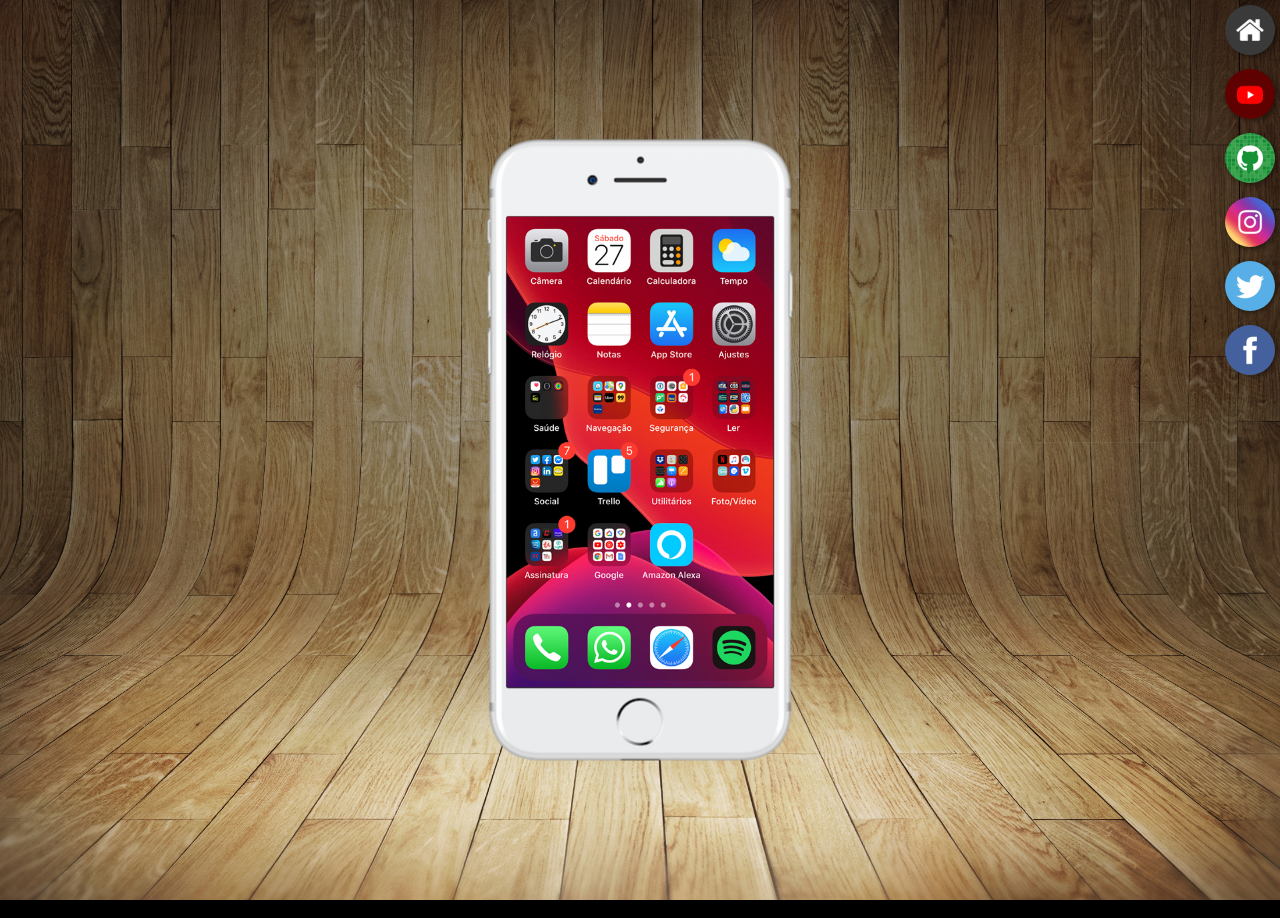
<file: index.html>
<!DOCTYPE html>
<html lang="pt-br">
<head>
    <meta charset="UTF-8">
    <meta name="viewport" content="width=device-width, initial-scale=1.0">
    <link rel="shortcut icon" href="imagens/favicon.ico" type="image/x-icon">
    <link rel="stylesheet" href="estilos/estilos.css">
    <title>Projeto Redes Sociais</title>
</head>
<body>
    <main>
        <section id="telefone">
            <iframe src="home.html" name="tela" id="tela" frameborder="0">Navegador Incompativel...</iframe>
        </section>
        <section id="redes">
            <a href="#" target="tela"><img src="imagens/logo-home.jpg" alt=""></a>
            <br>
            <a href="youtube.html" target="tela"><img src="imagens/logo-youtube.jpg" alt=""></a>
            <br>
            <a href="githu.html" target="tela"><img src="imagens/logo-github.jpg" alt=""></a>
            <br>
            <a href="instagram.html" target="tela"><img src="imagens/logo-instagram.jpg" alt=""></a>
            <br>
            <a href="Twitter.html" target="tela"><img src="imagens/logo-twitter.jpg" alt=""></a>
            <br>
            <a href="Facebook.html" target="tela"><img src="imagens/logo-facebook.jpg" alt=""></a>
            <br>
        </section>
    </main>
    <br>
</body>
</html>
</file>
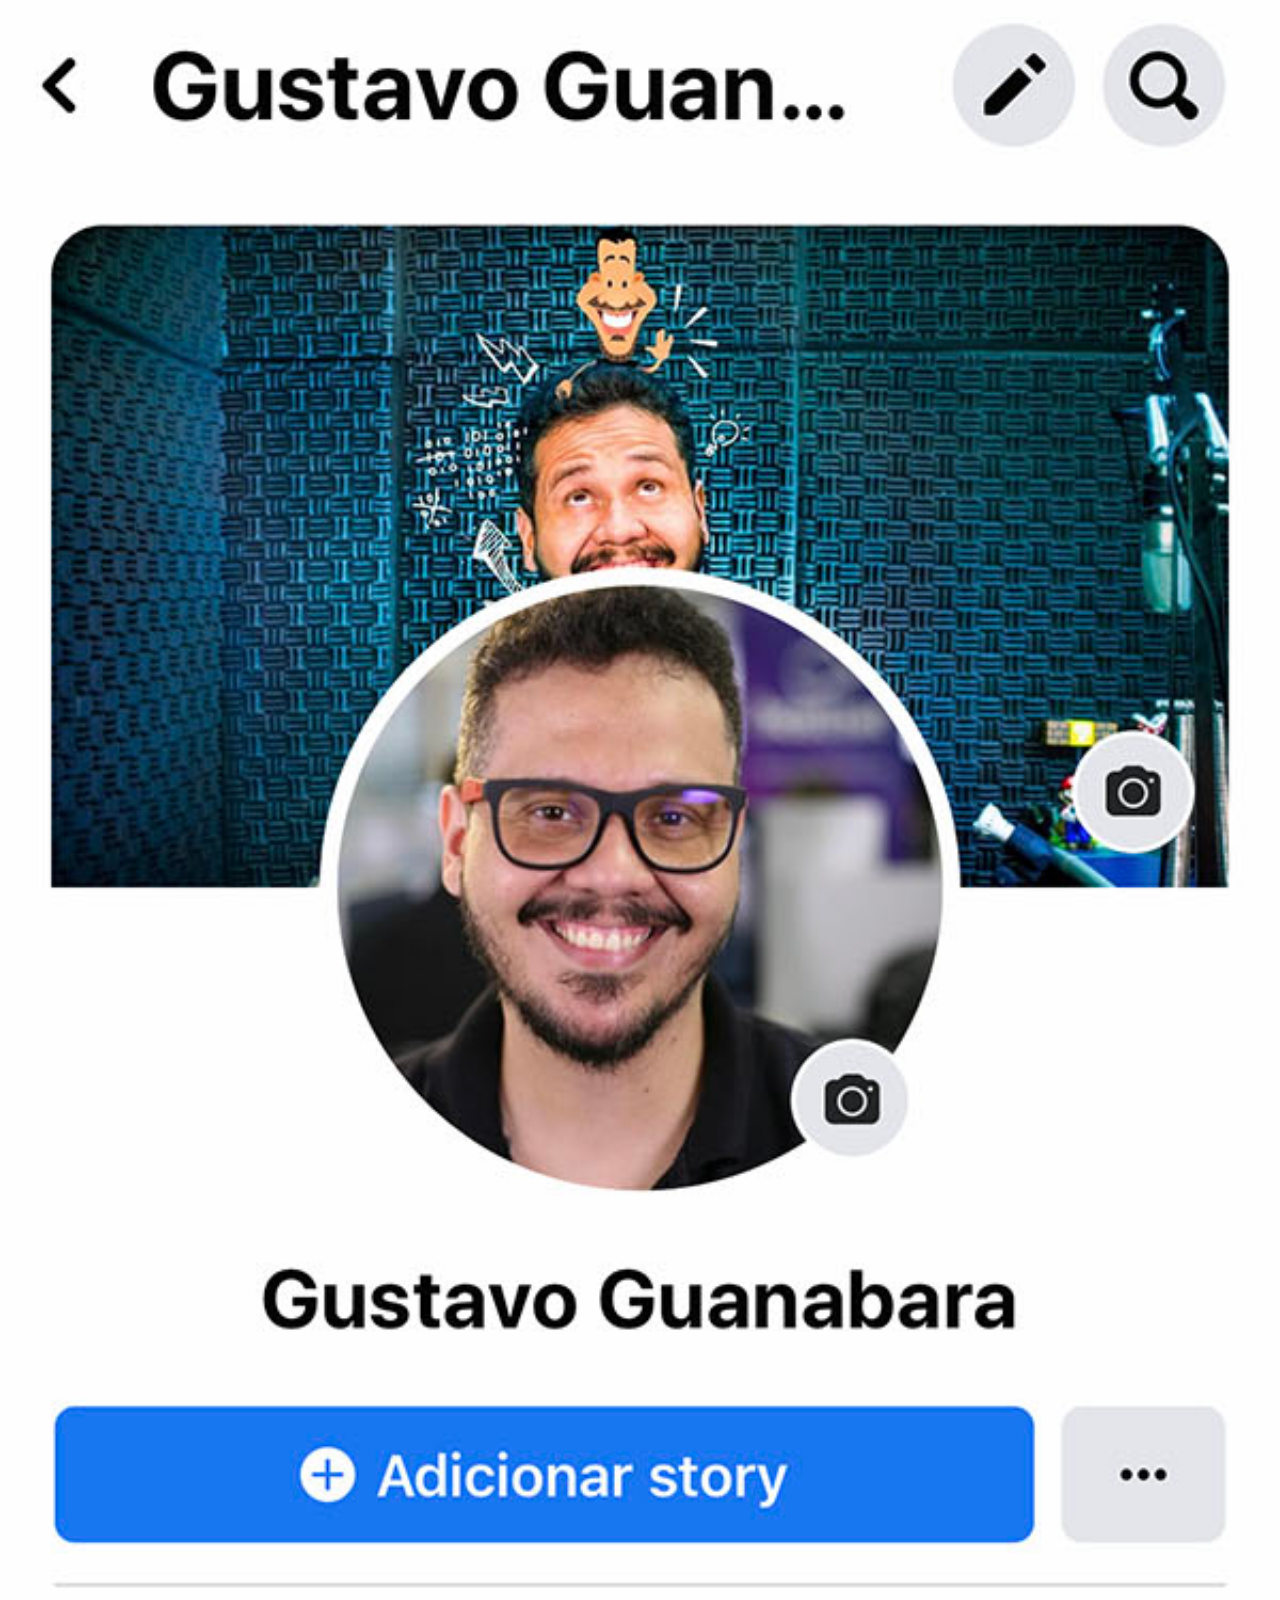
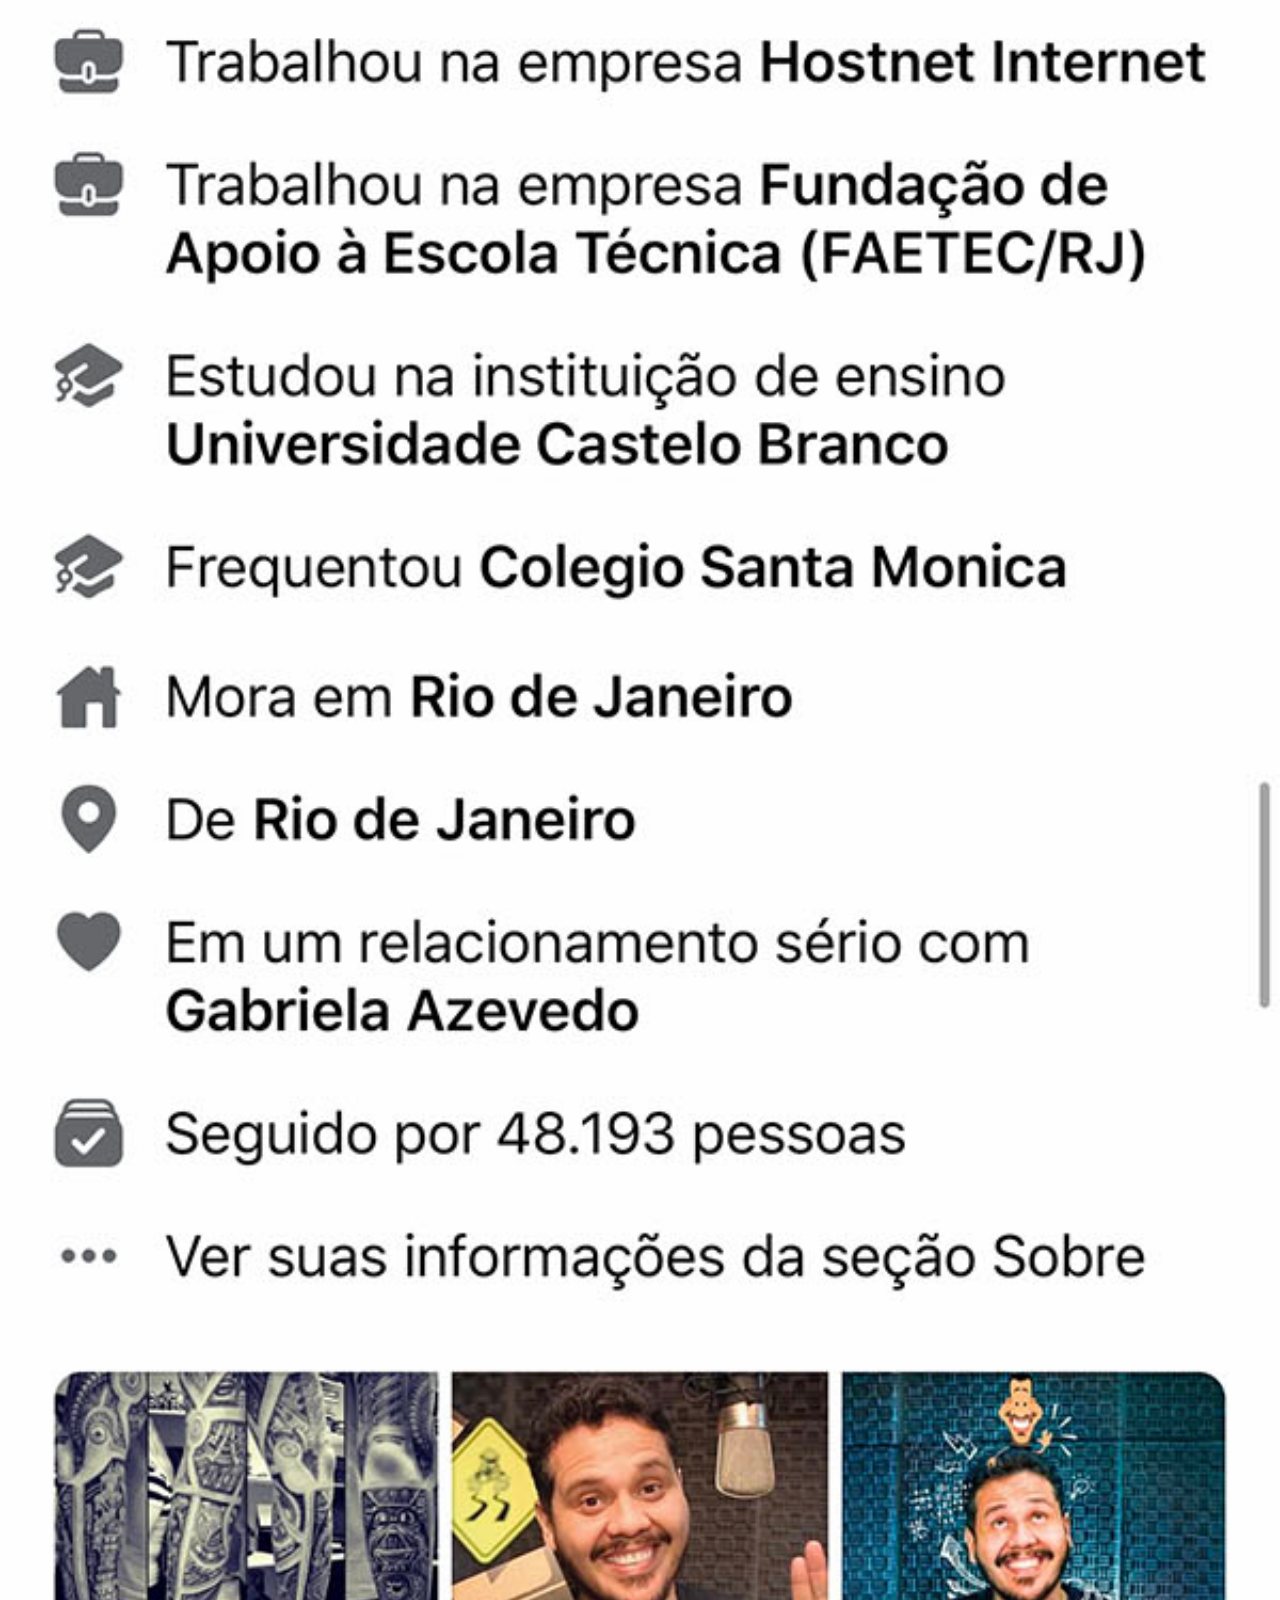
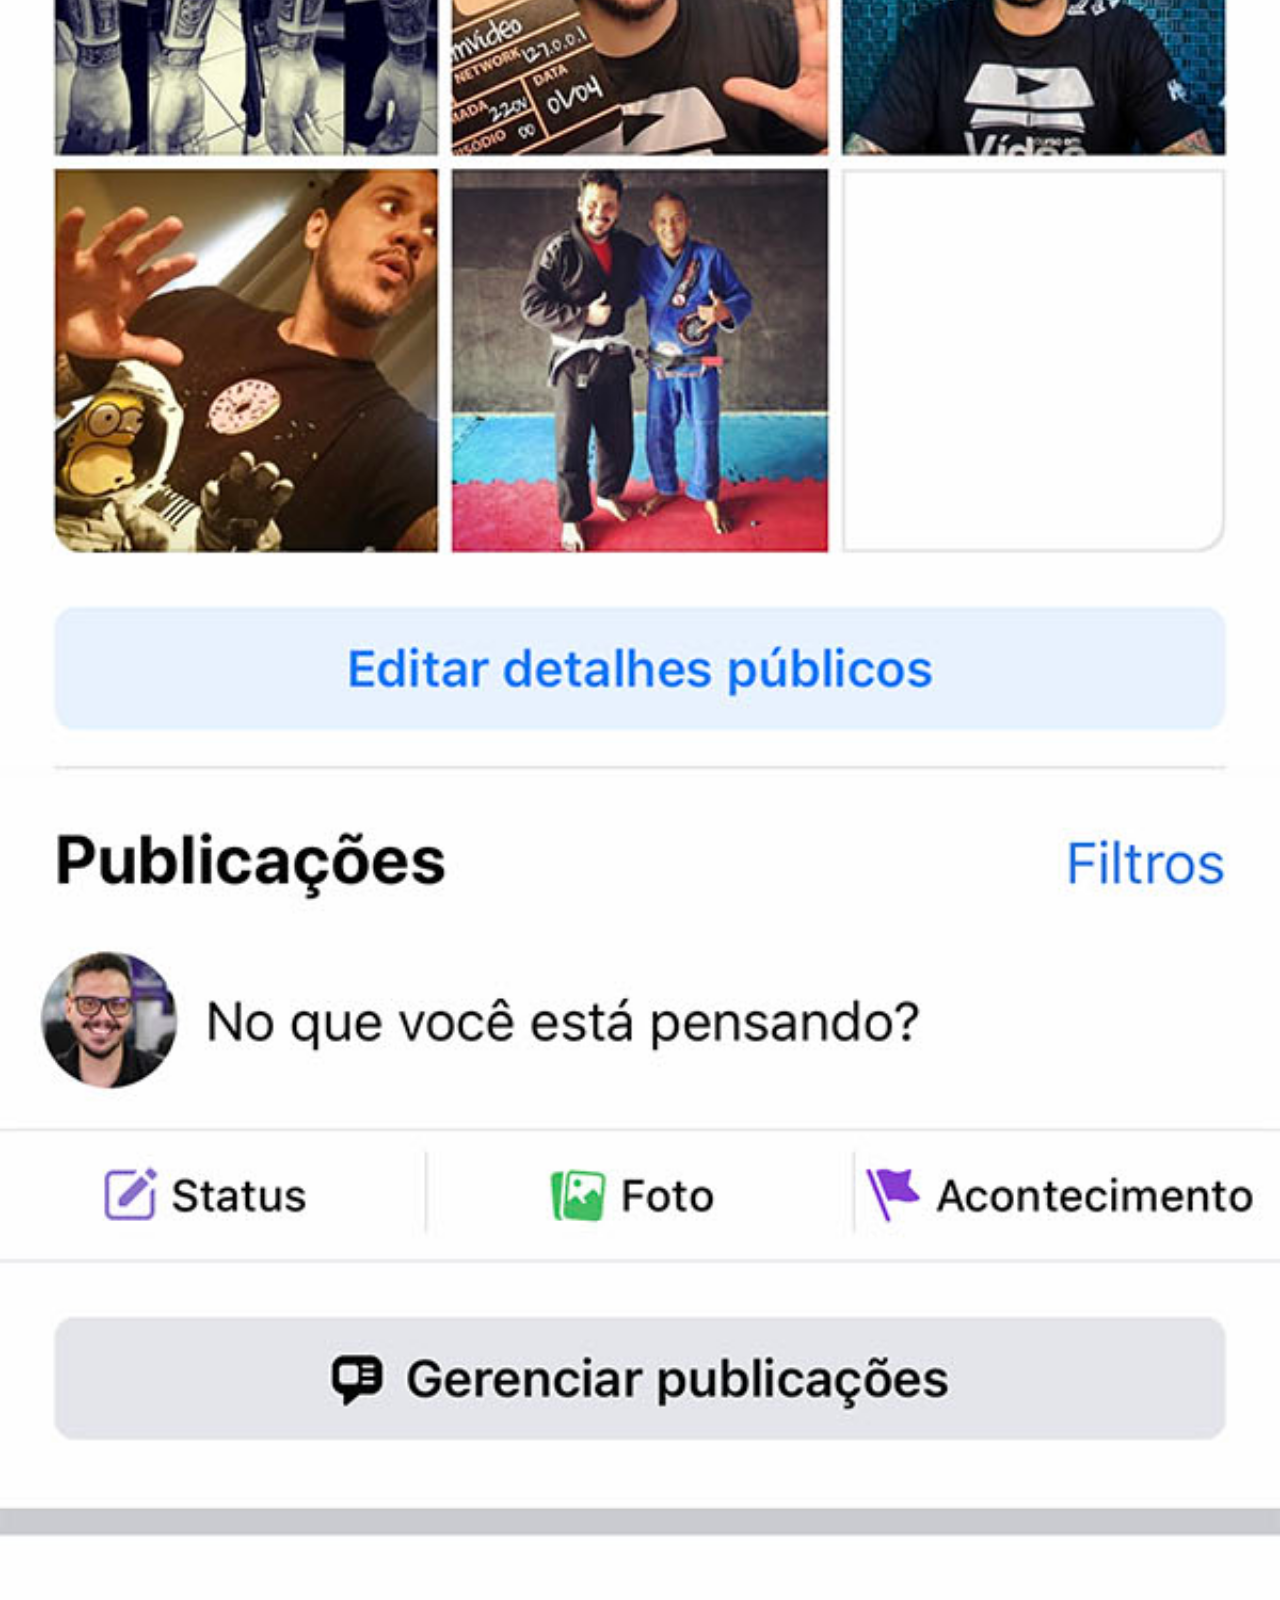
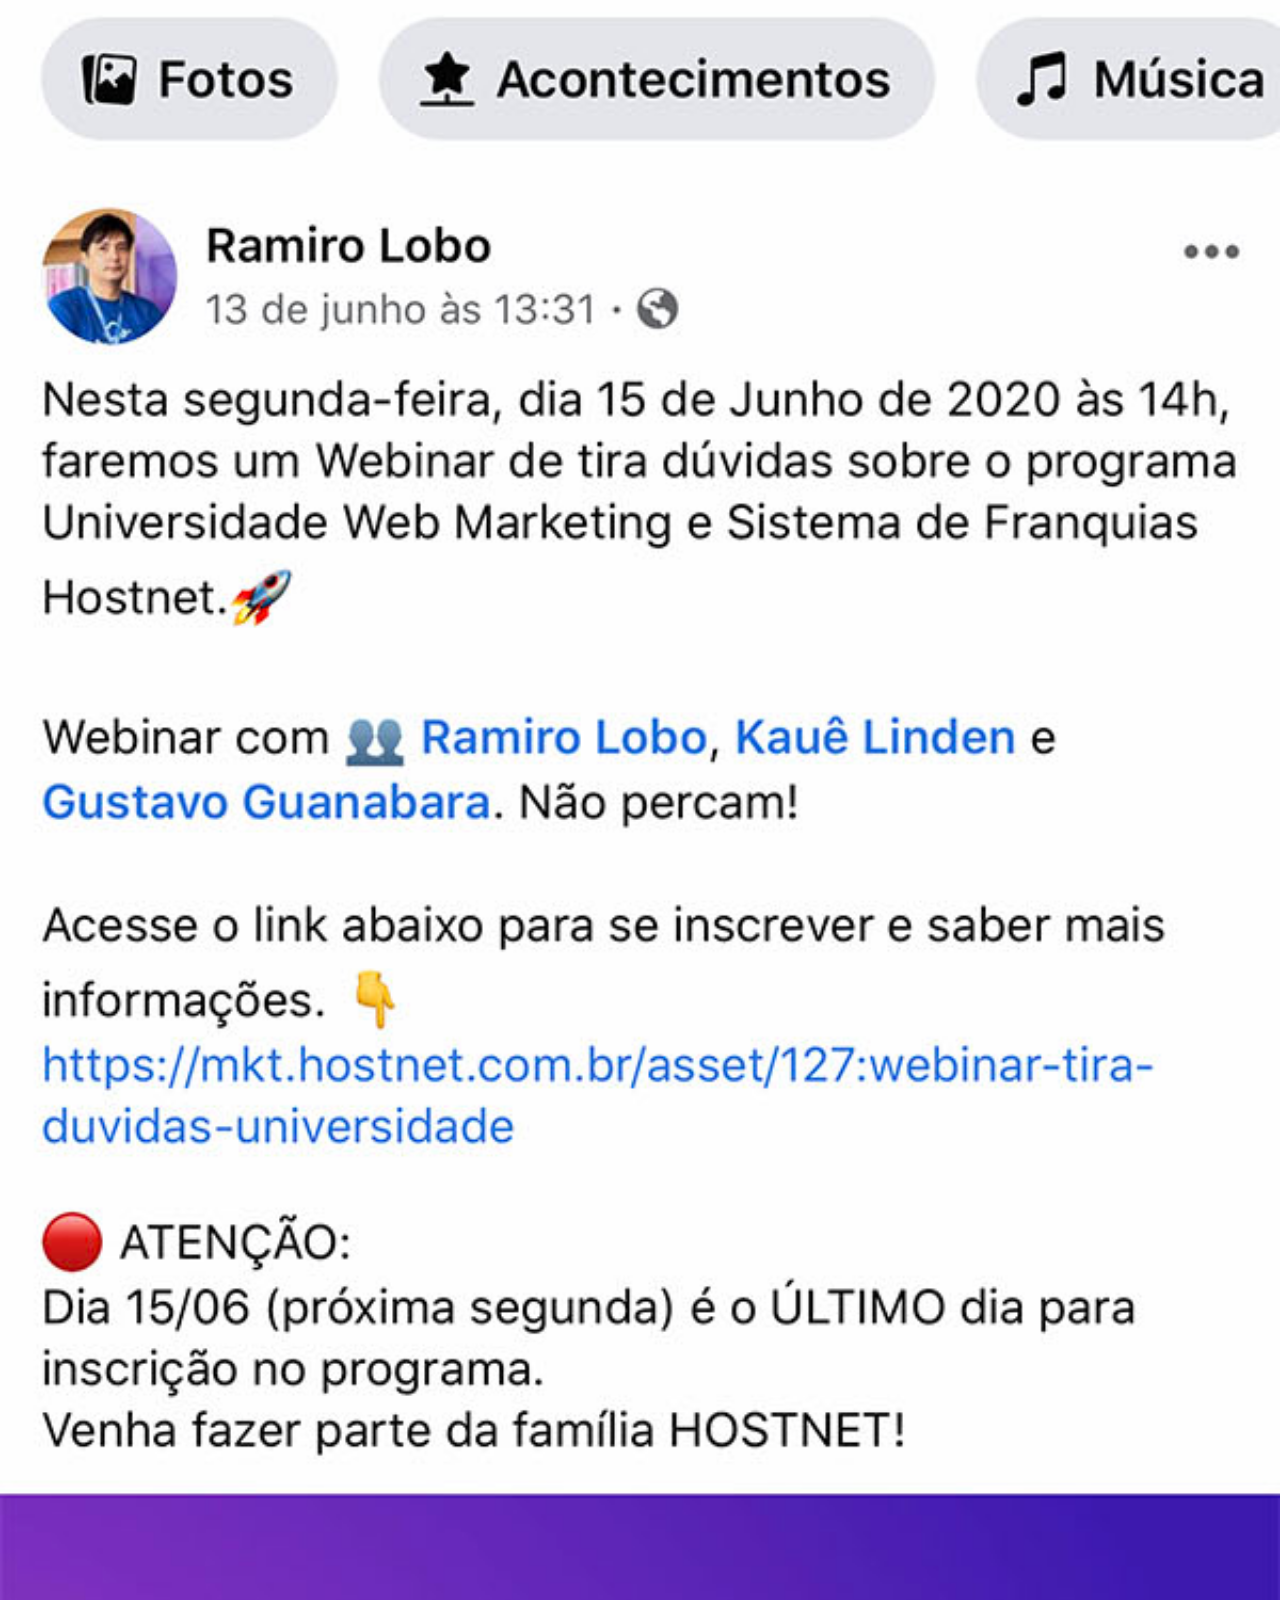
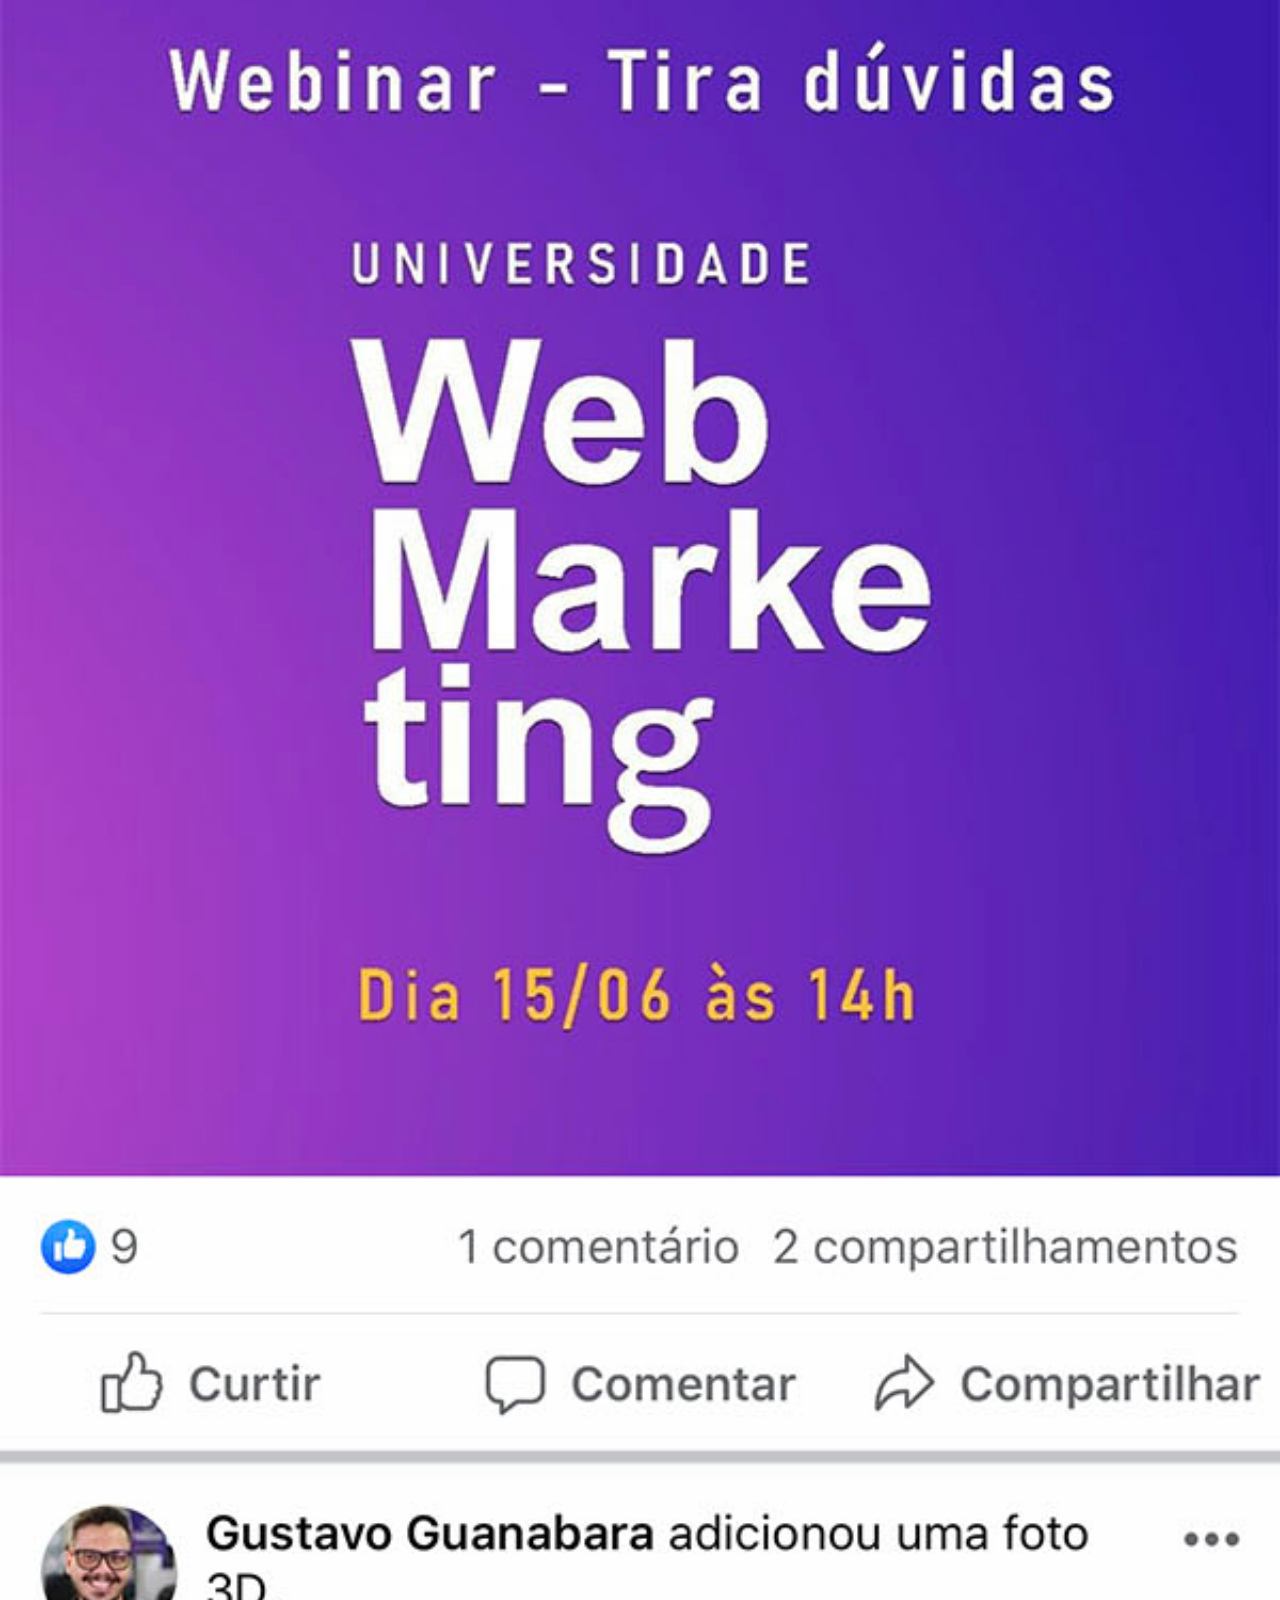
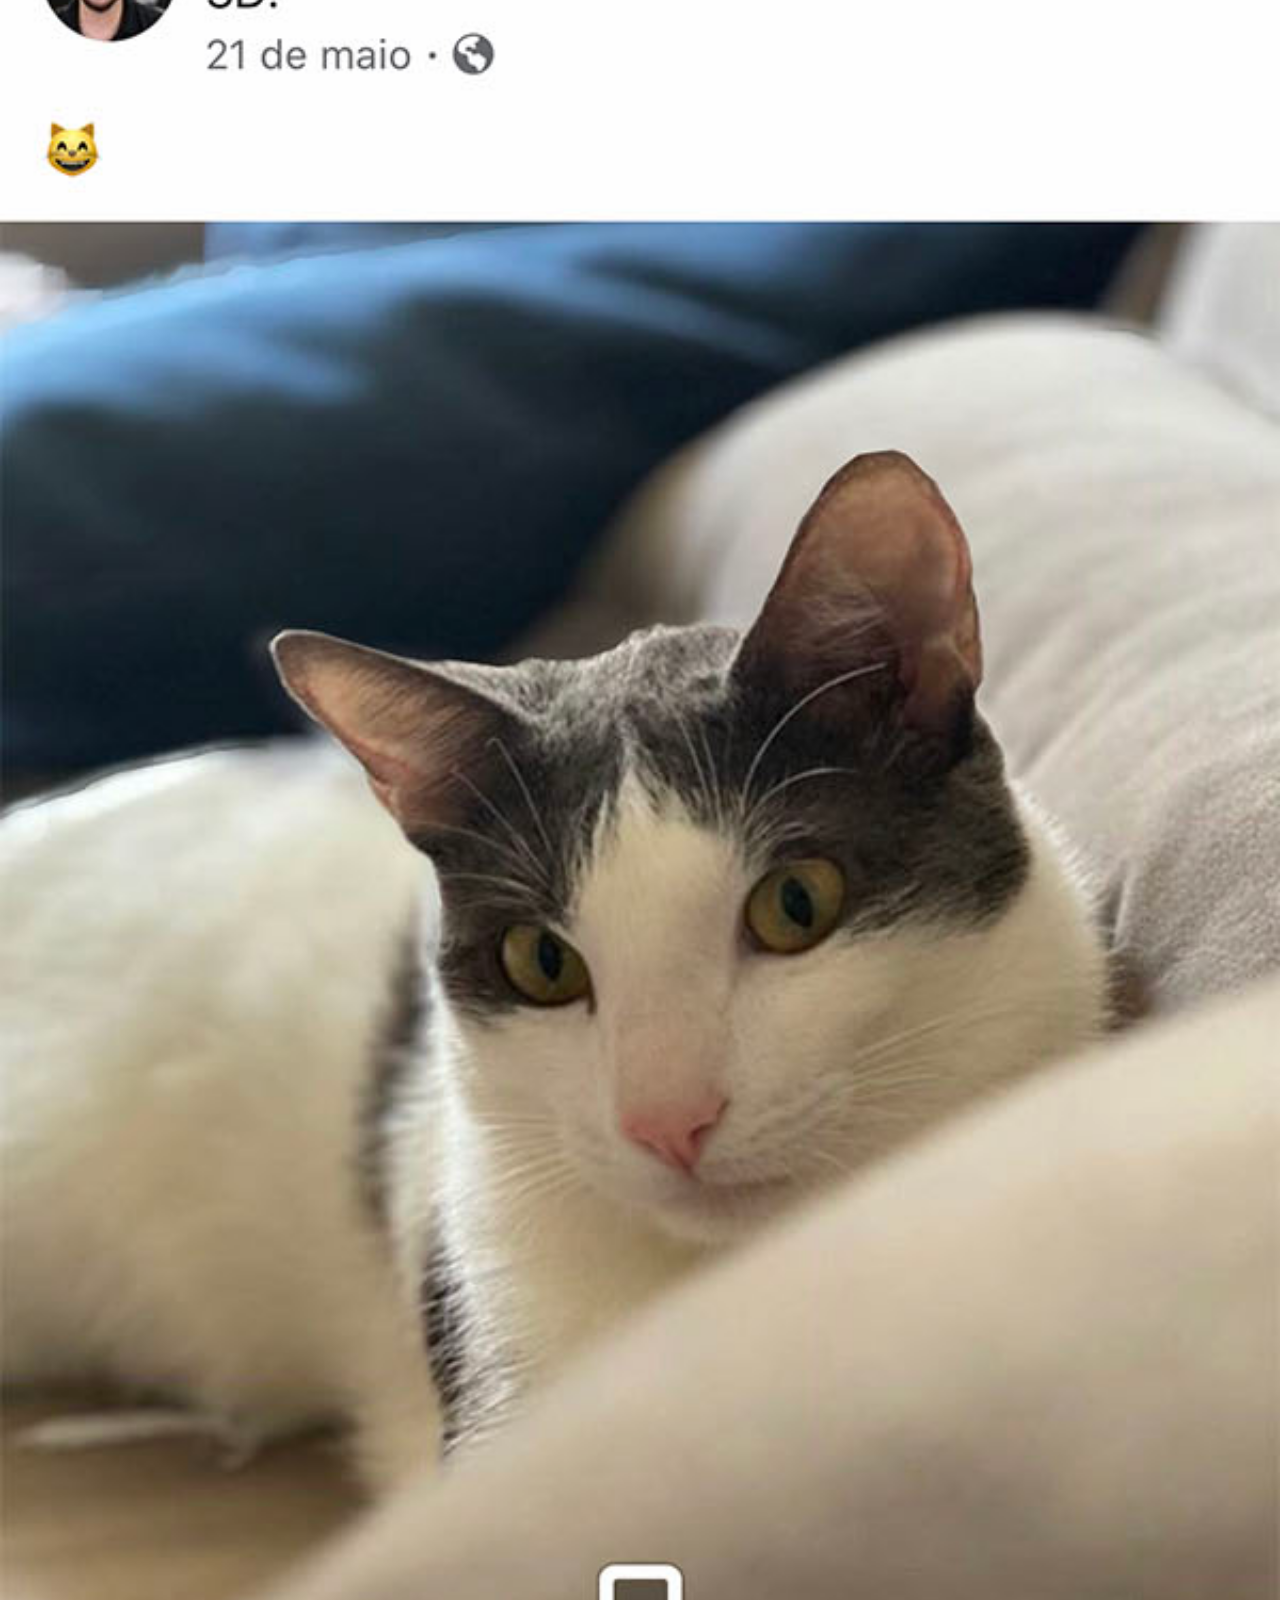
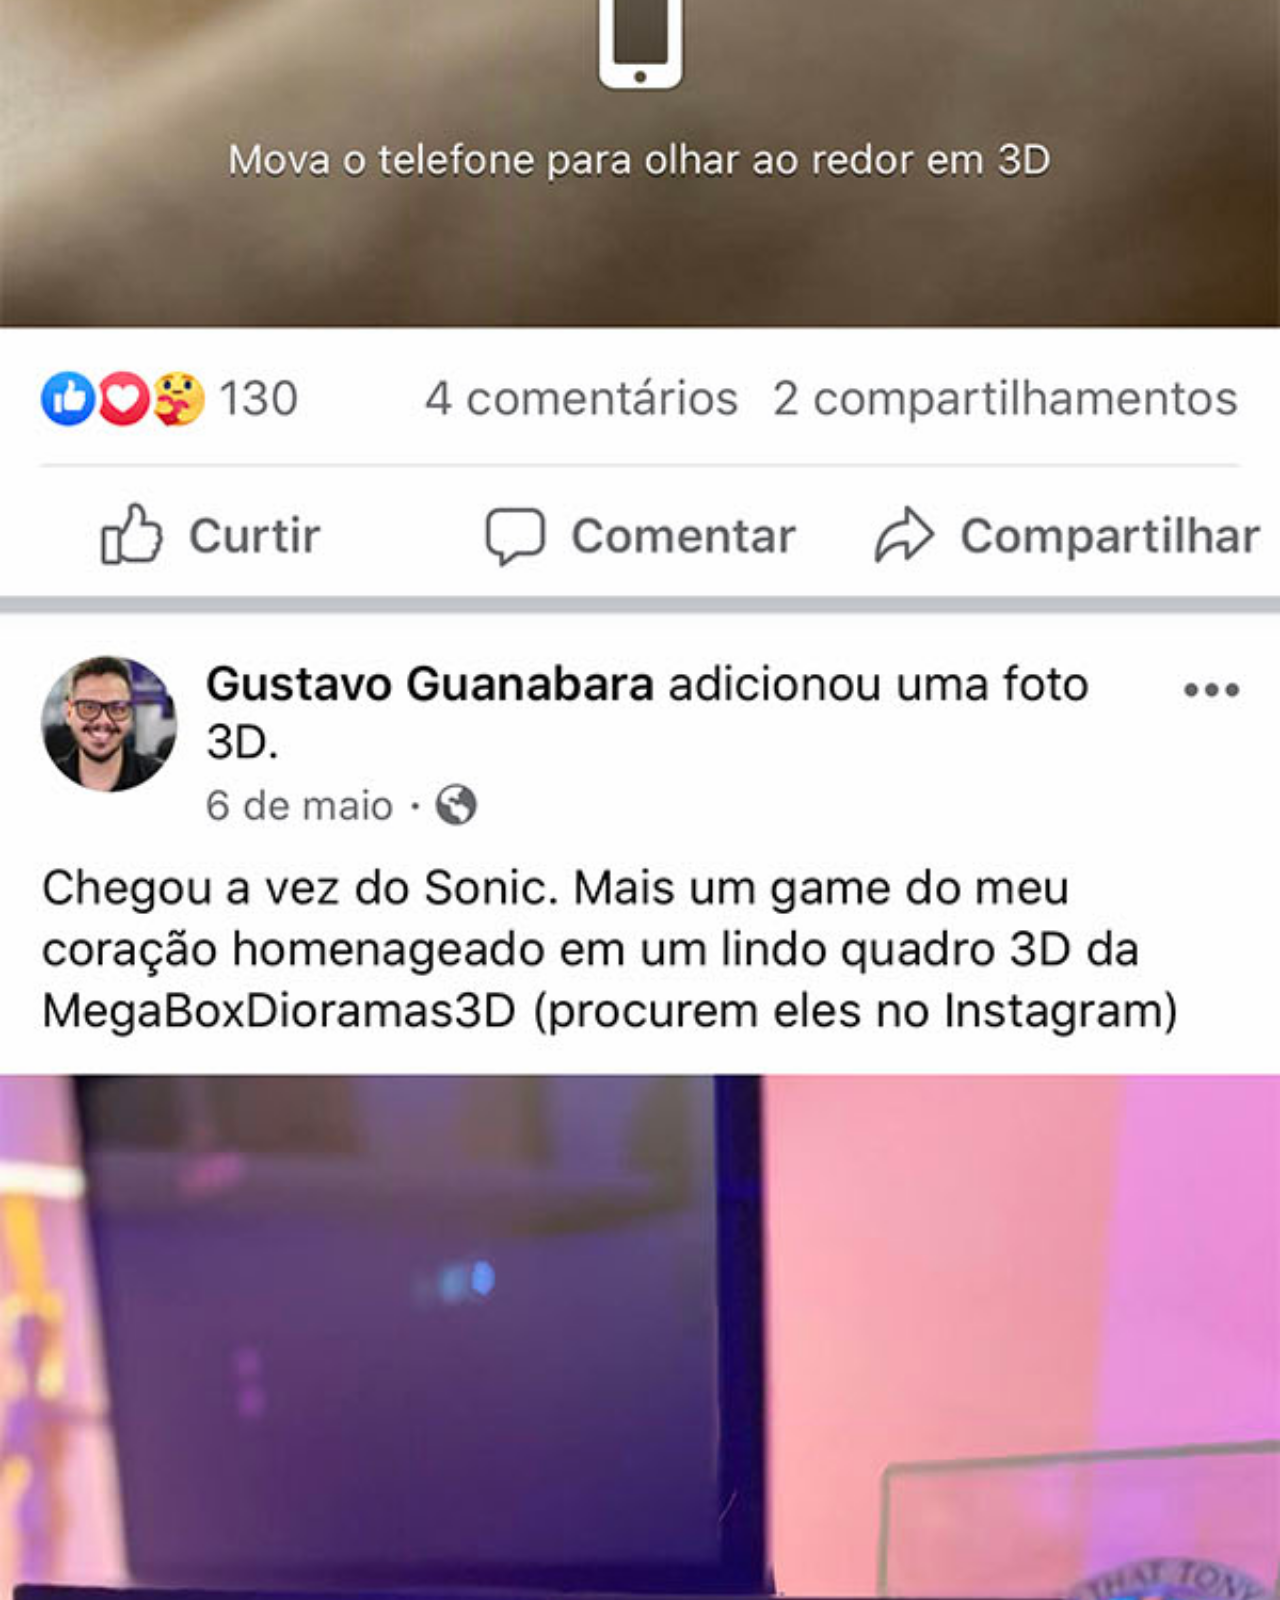
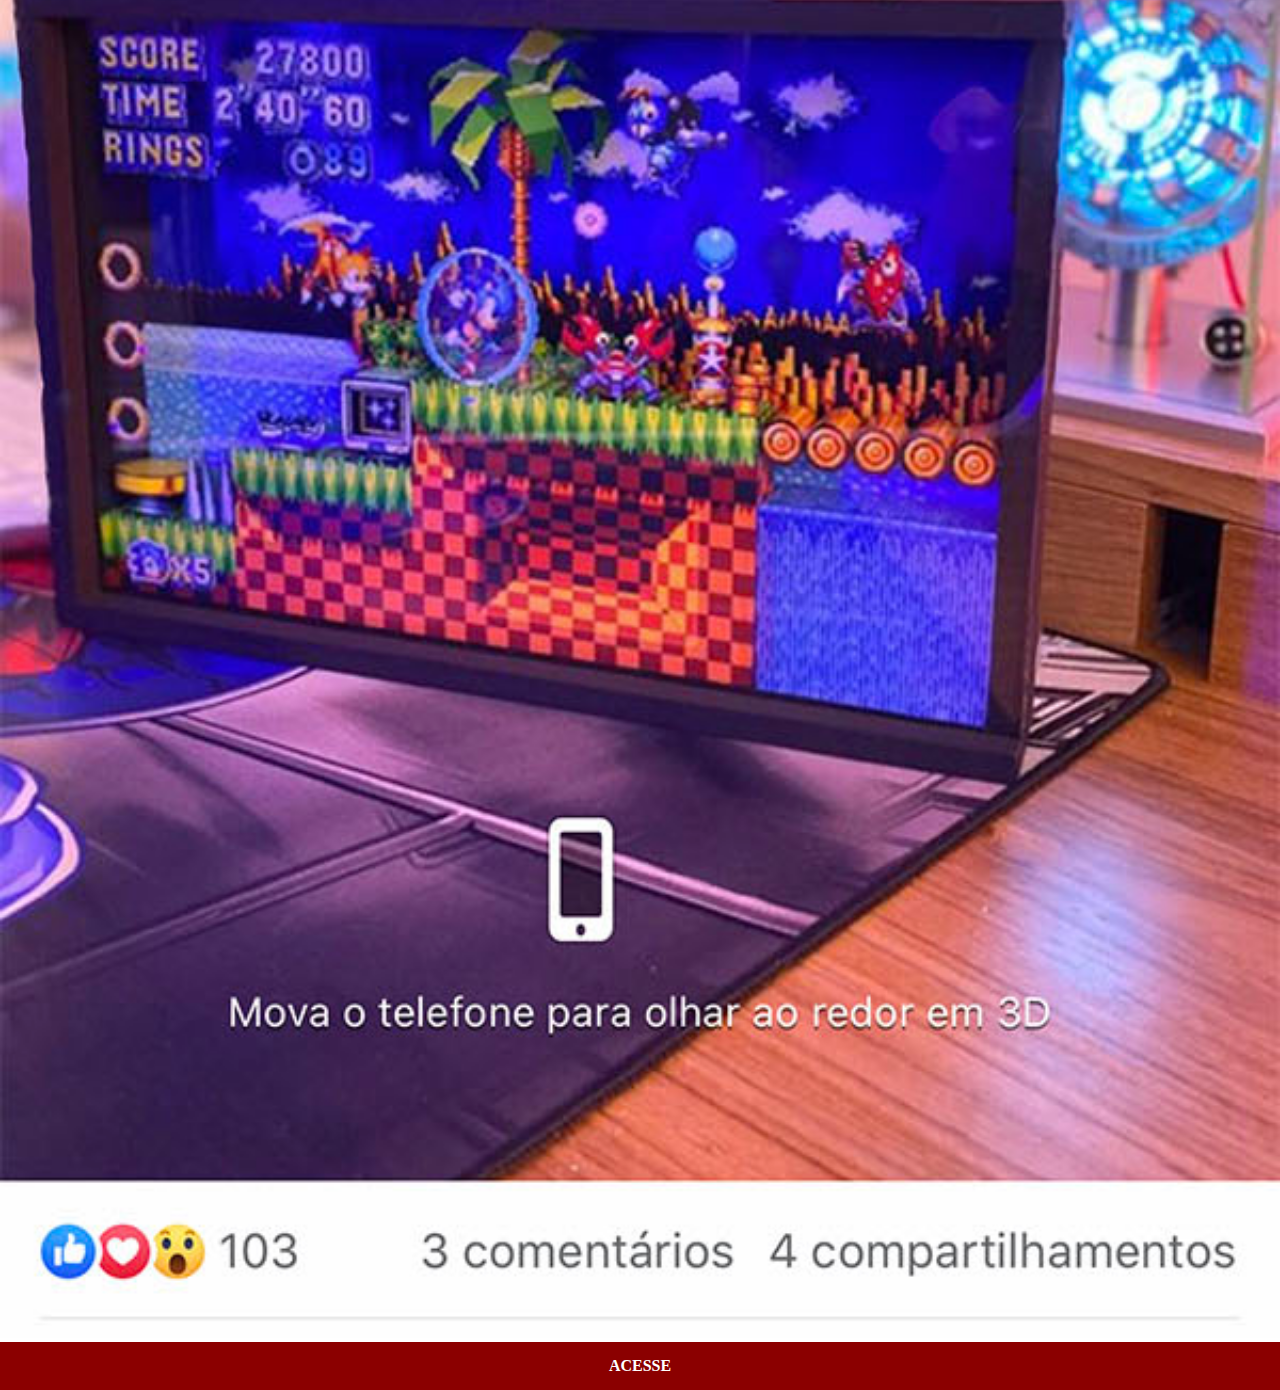
<file: Facebook.html>
<!DOCTYPE html>
<html lang="pt-br">
<head>
    <meta charset="UTF-8">
    <meta name="viewport" content="width=device-width, initial-scale=1.0">
    <title>Facebook</title>
    <link rel="stylesheet" href="estilos/social.css">
</head>
<body>
    <img src="imagens/tela-facebook.jpg" alt="Facebook">
    <a href="https://www.facebook.com/" target="_blank">ACESSE</a>
</body>
</html>
</file>
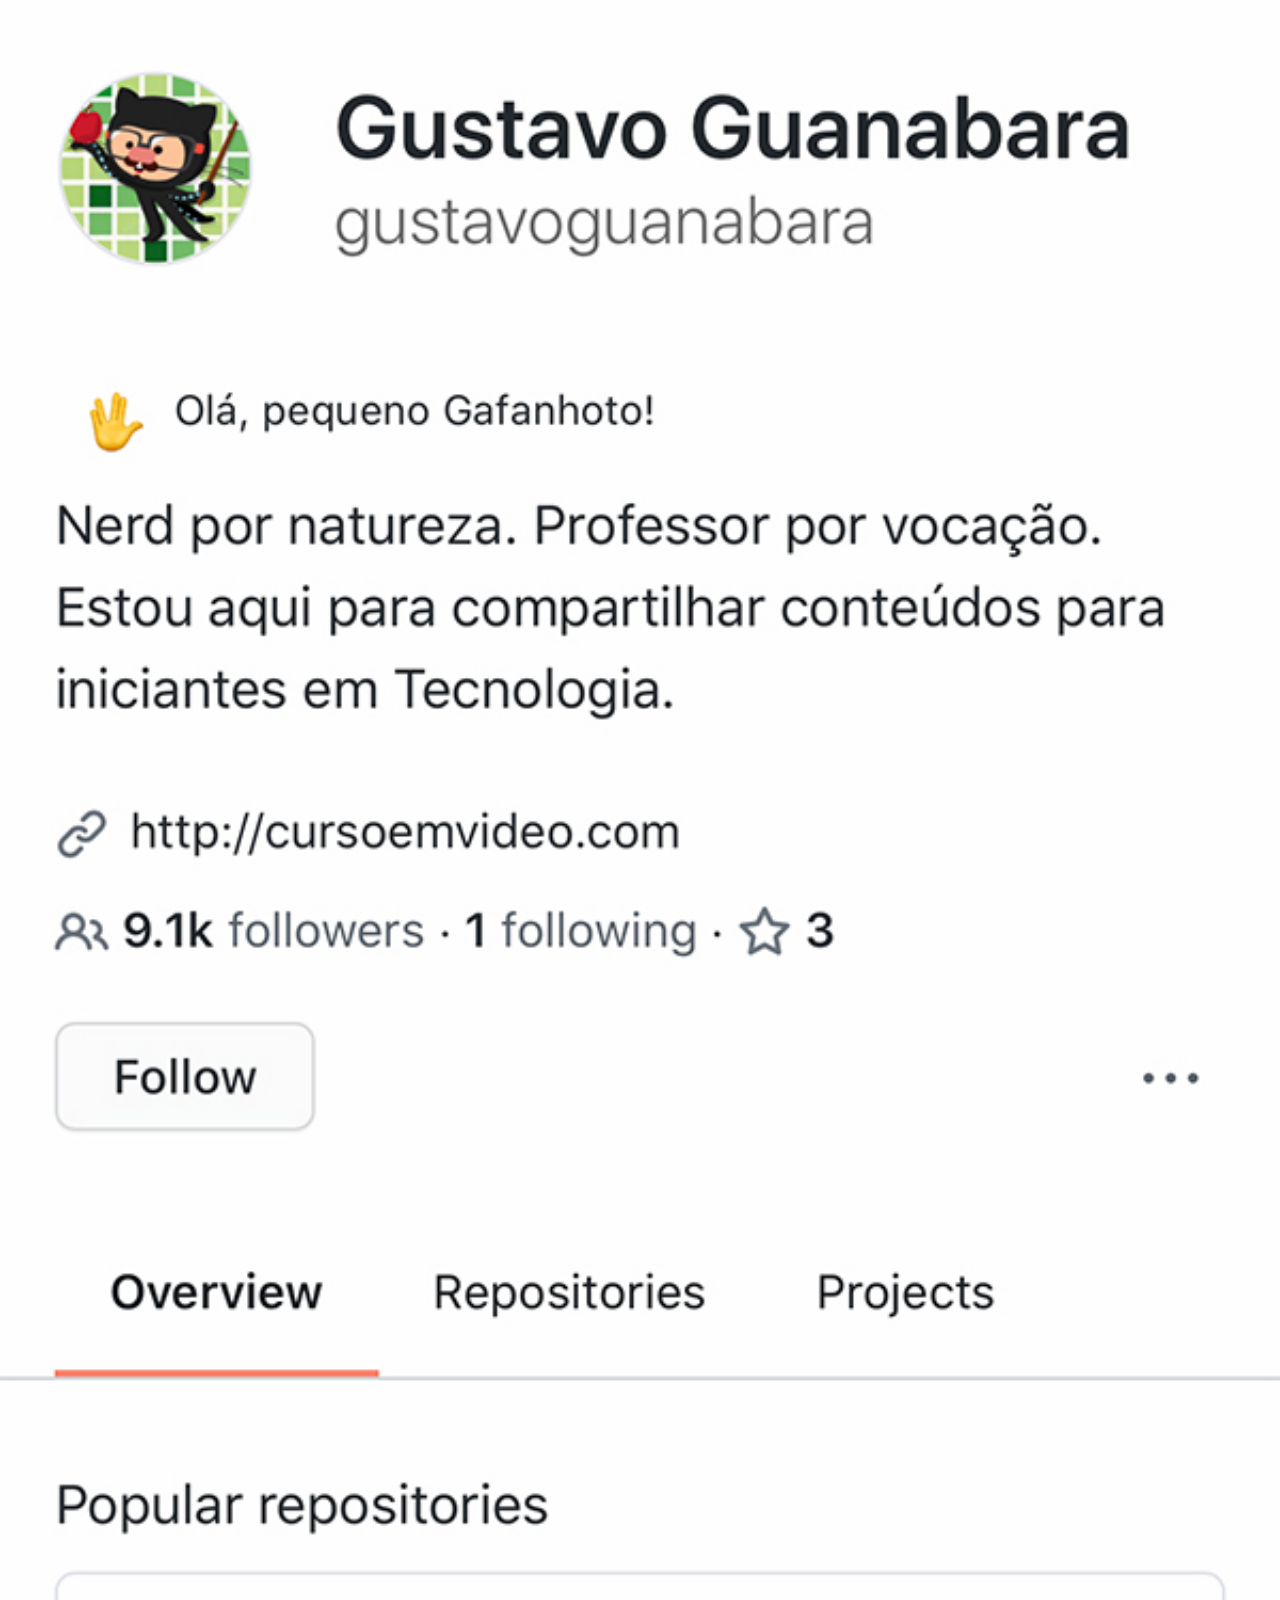
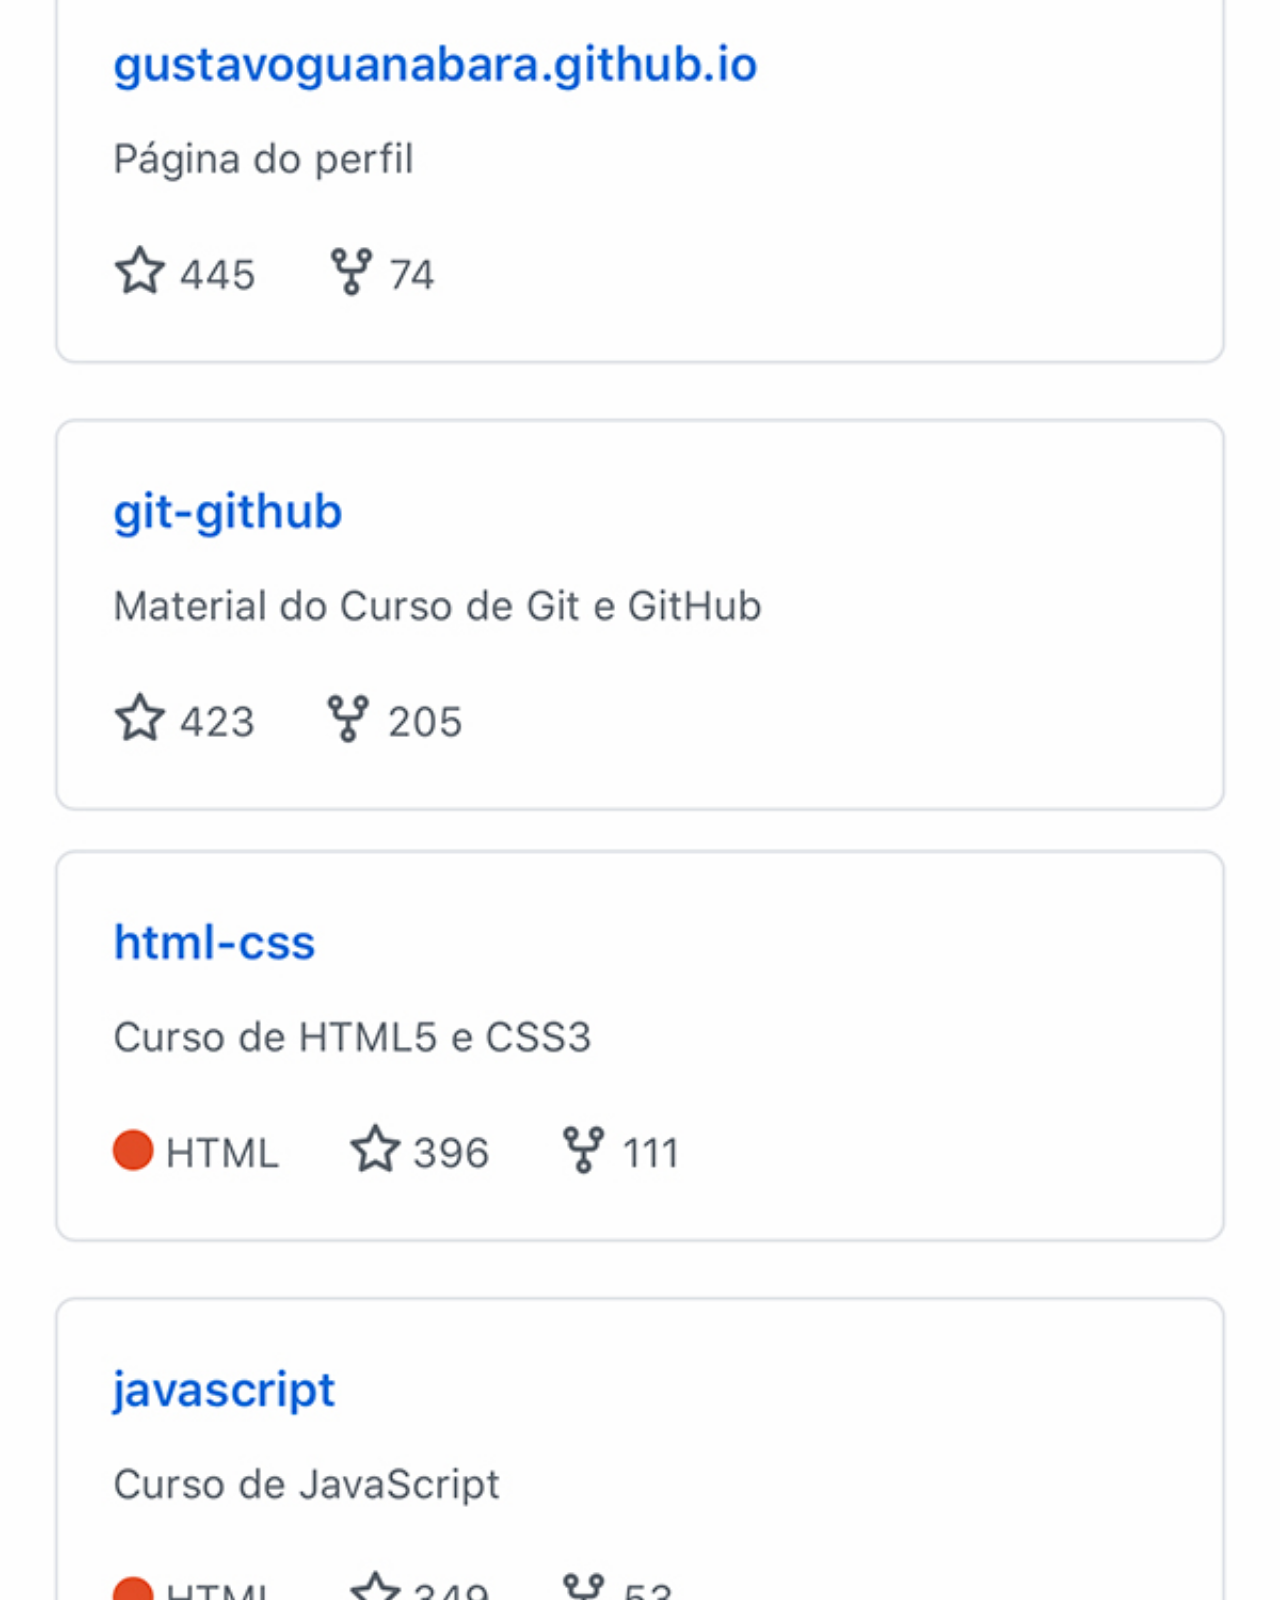
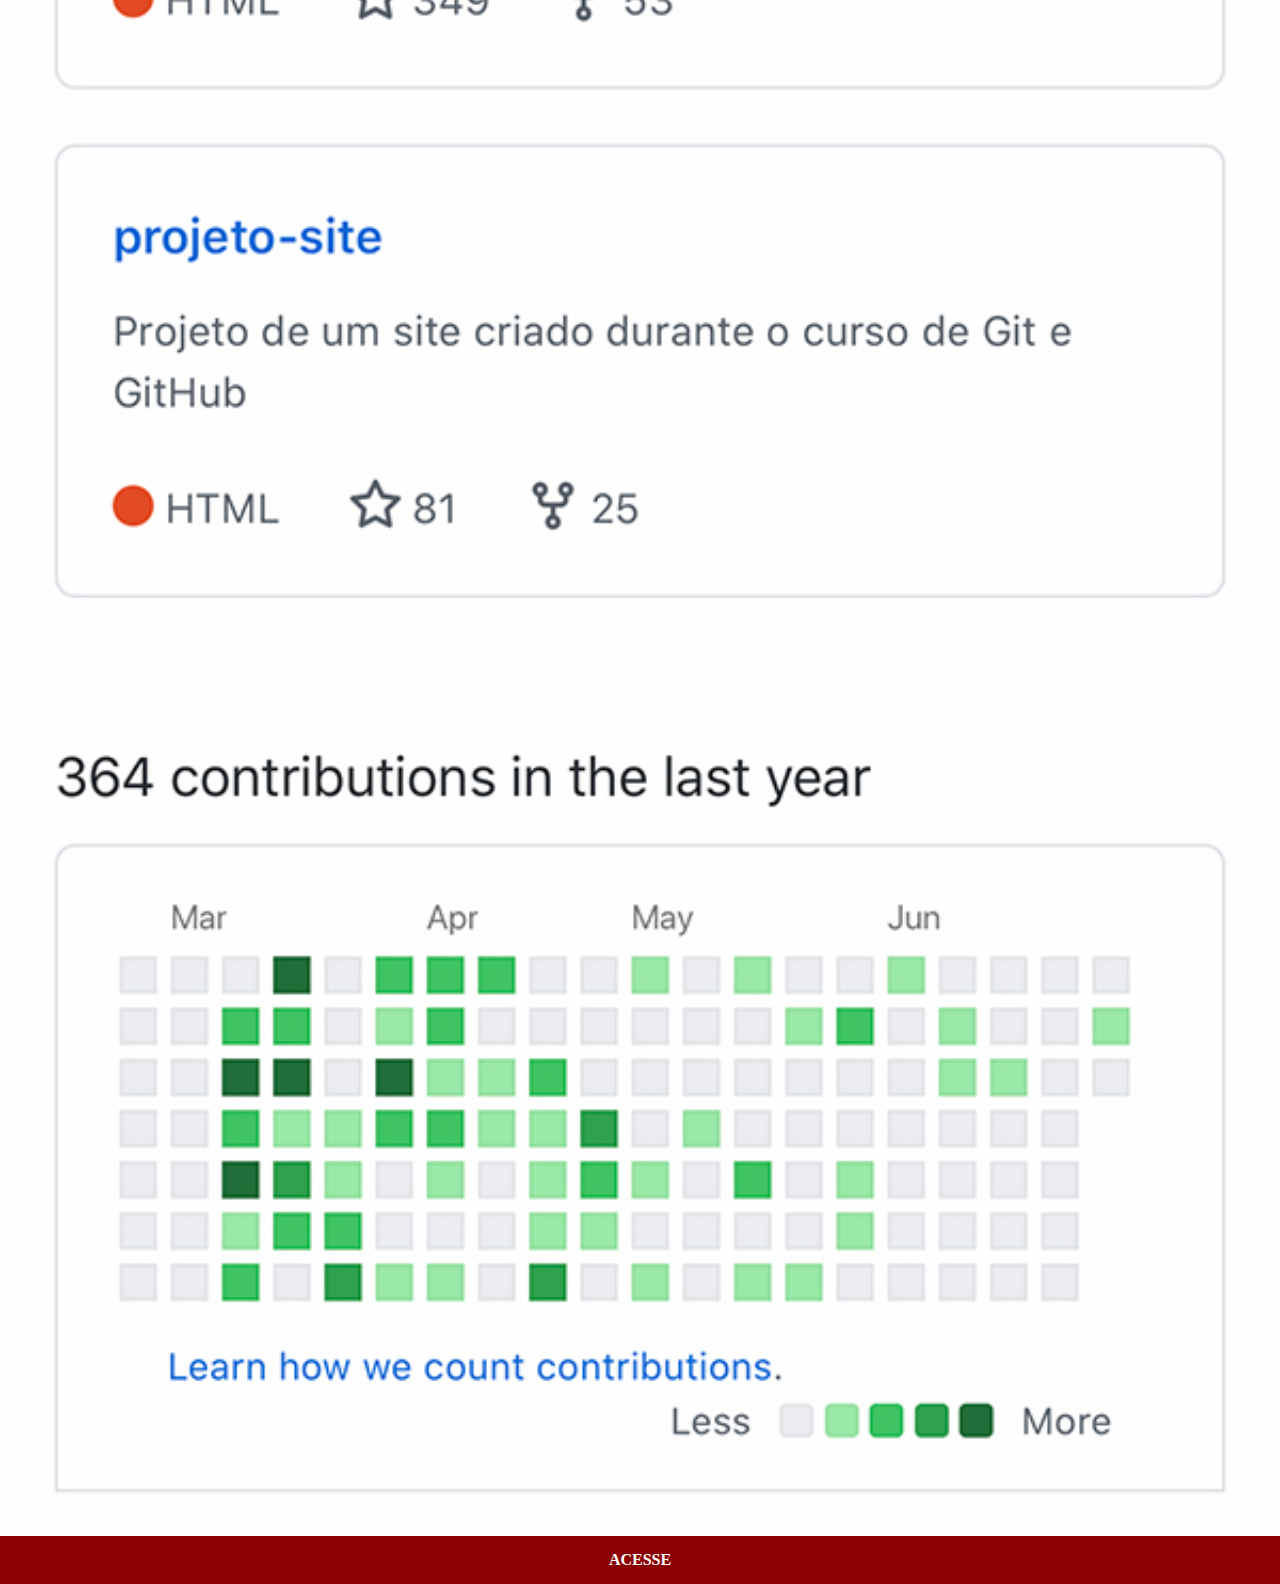
<file: githu.html>
<!DOCTYPE html>
<html lang="pt-br">
<head>
    <meta charset="UTF-8">
    <meta name="viewport" content="width=device-width, initial-scale=1.0">
    <title>GitHub</title>
    <link rel="stylesheet" href="estilos/social.css">
</head>
<body>
    <img src="imagens/tela-github.jpg" alt="GitHub">
    <a href="https://github.com/gustavoguanabara" target="_blank">ACESSE</a>
</body>
</html>
</file>
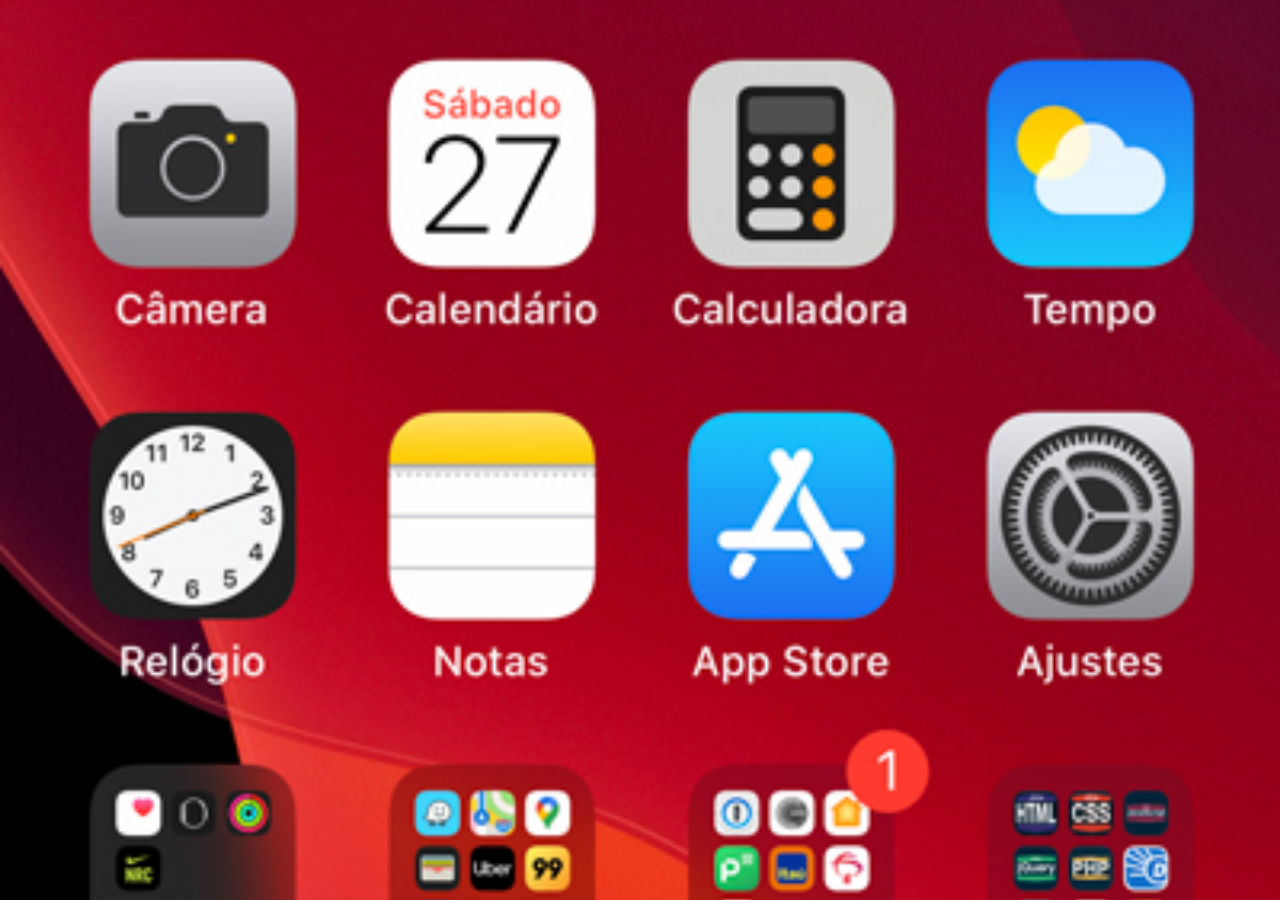
<file: home.html>
<!DOCTYPE html>
<html lang="pt-br">
<head>
    <meta charset="UTF-8">
    <meta name="viewport" content="width=device-width, initial-scale=1.0">
    <title>Home</title>
    <style>
        * {
            margin: 0px;
            padding: 0px;
        }

        body {
            width: 100vw;
            height: 100vh;
            background: black url("imagens/tela-home.jpg") no-repeat top center;
            background-size: cover;
        }
    </style>
</head>
<body>
    
</body>
</html>
</file>
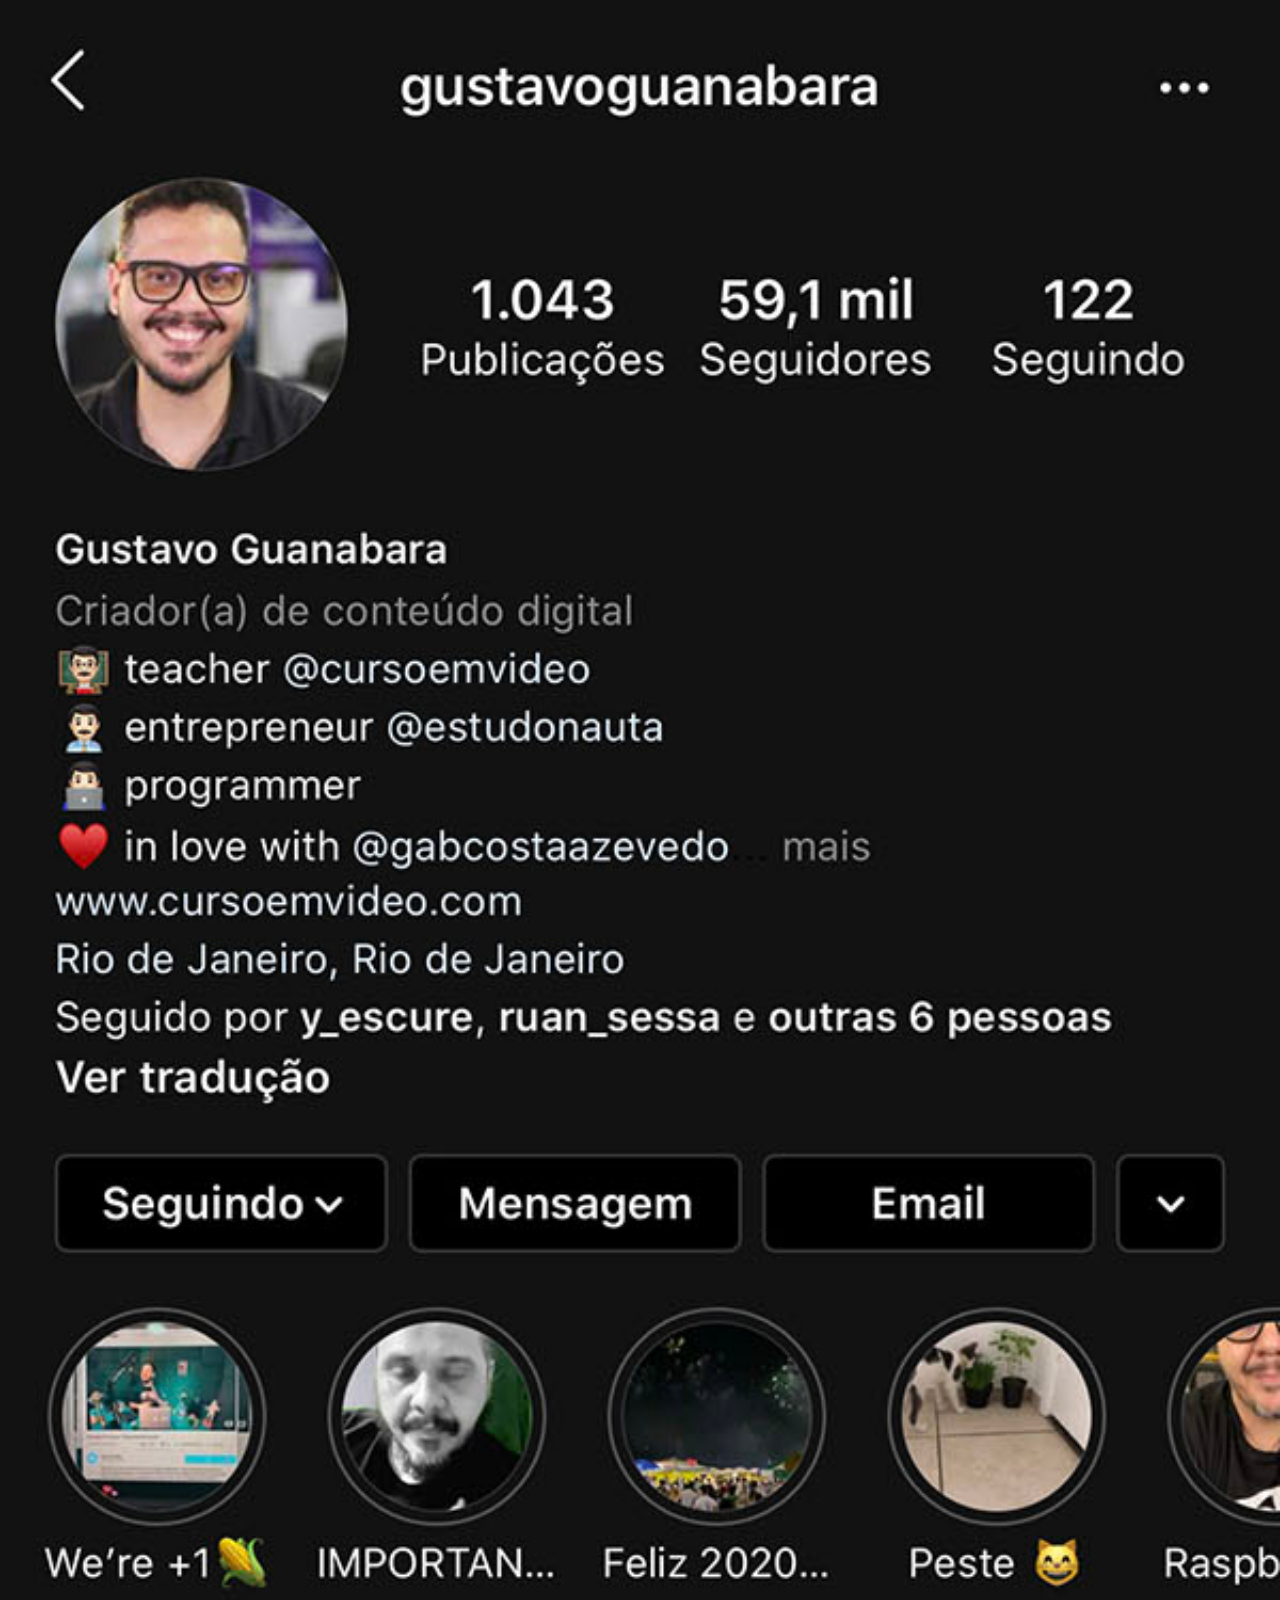
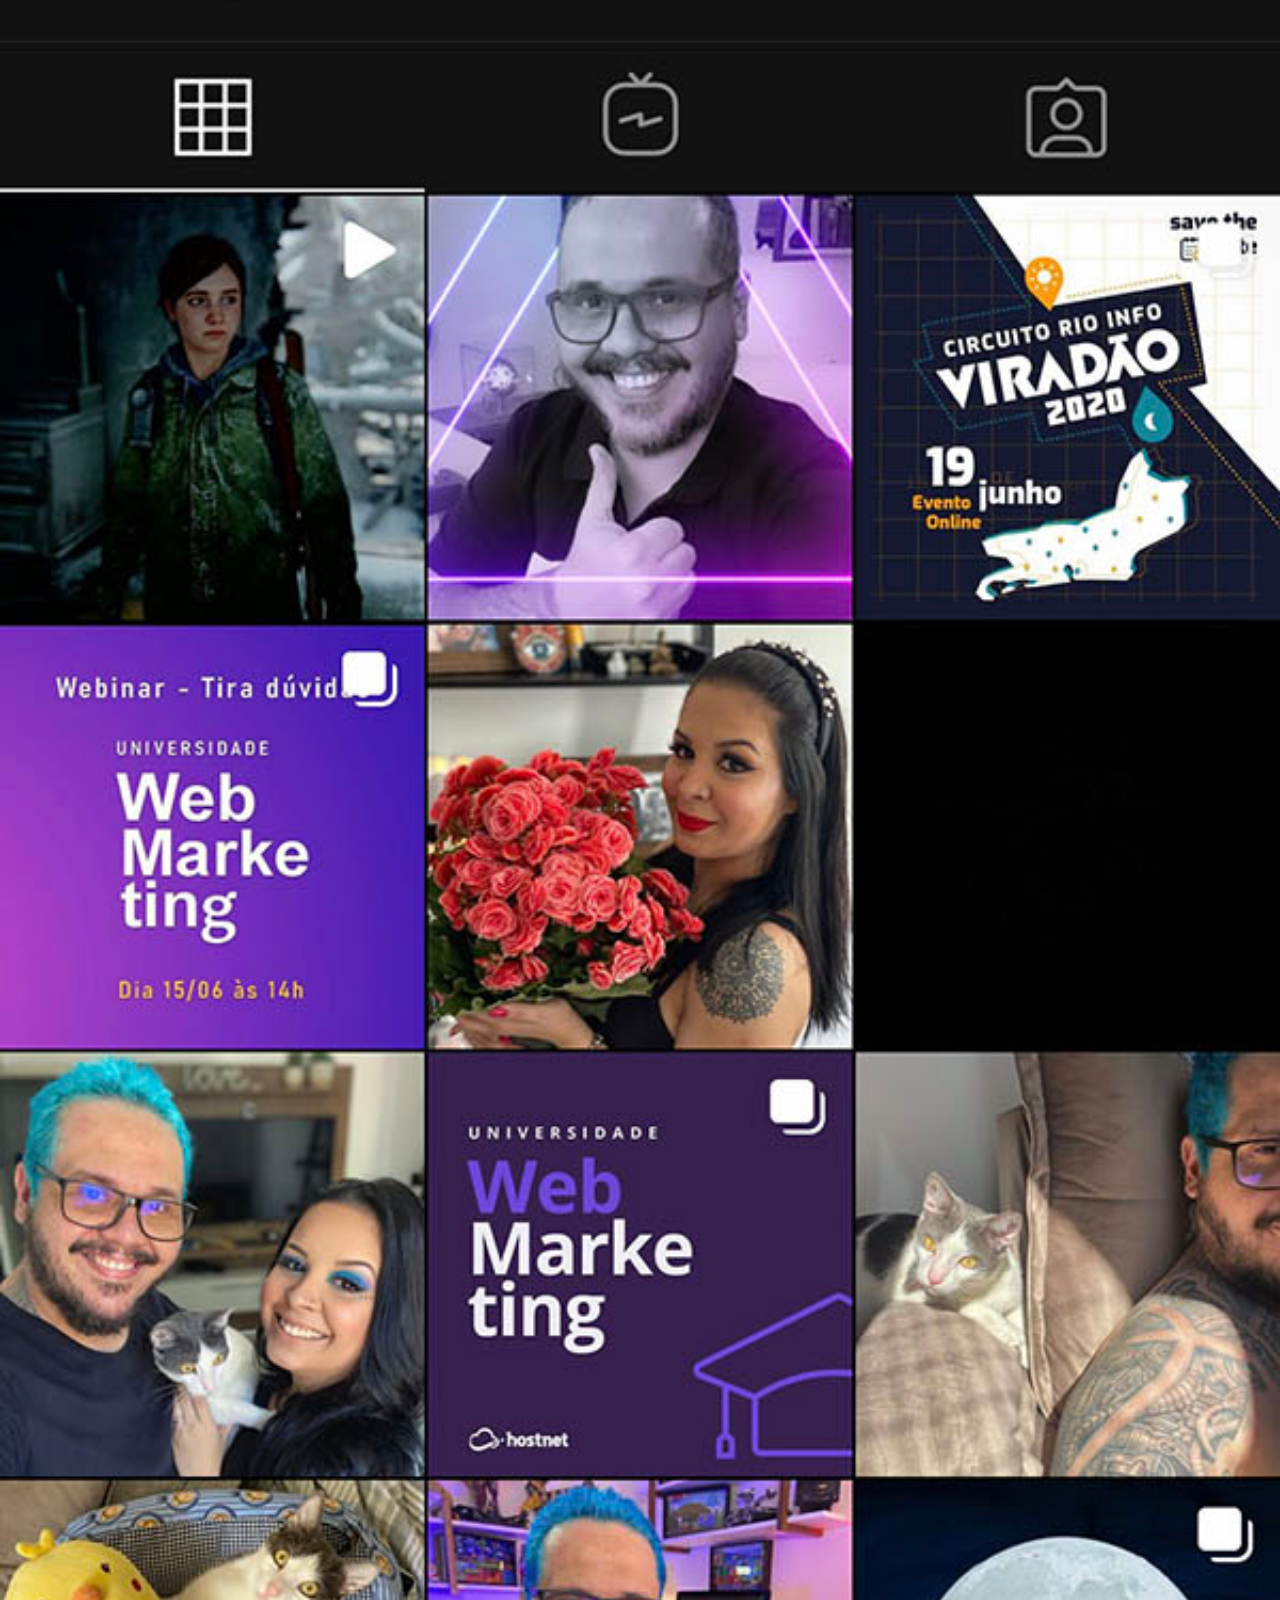
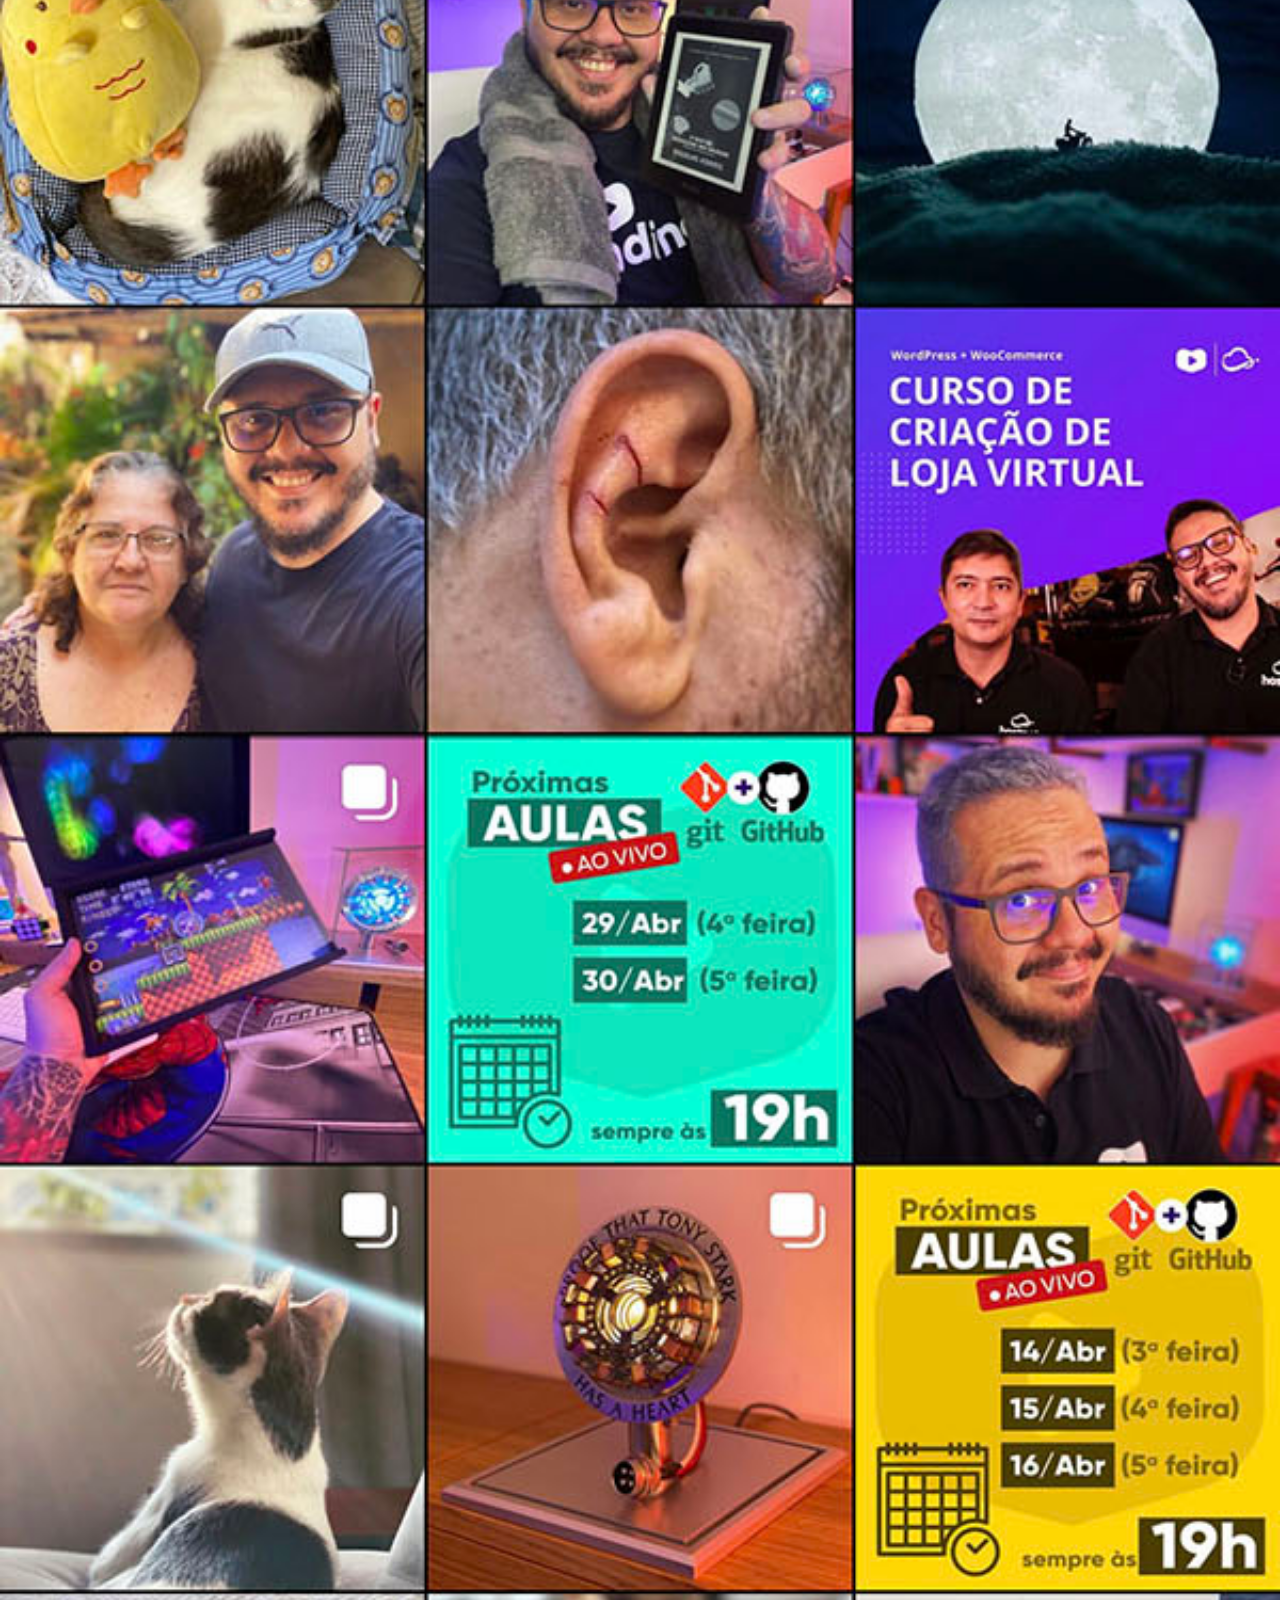
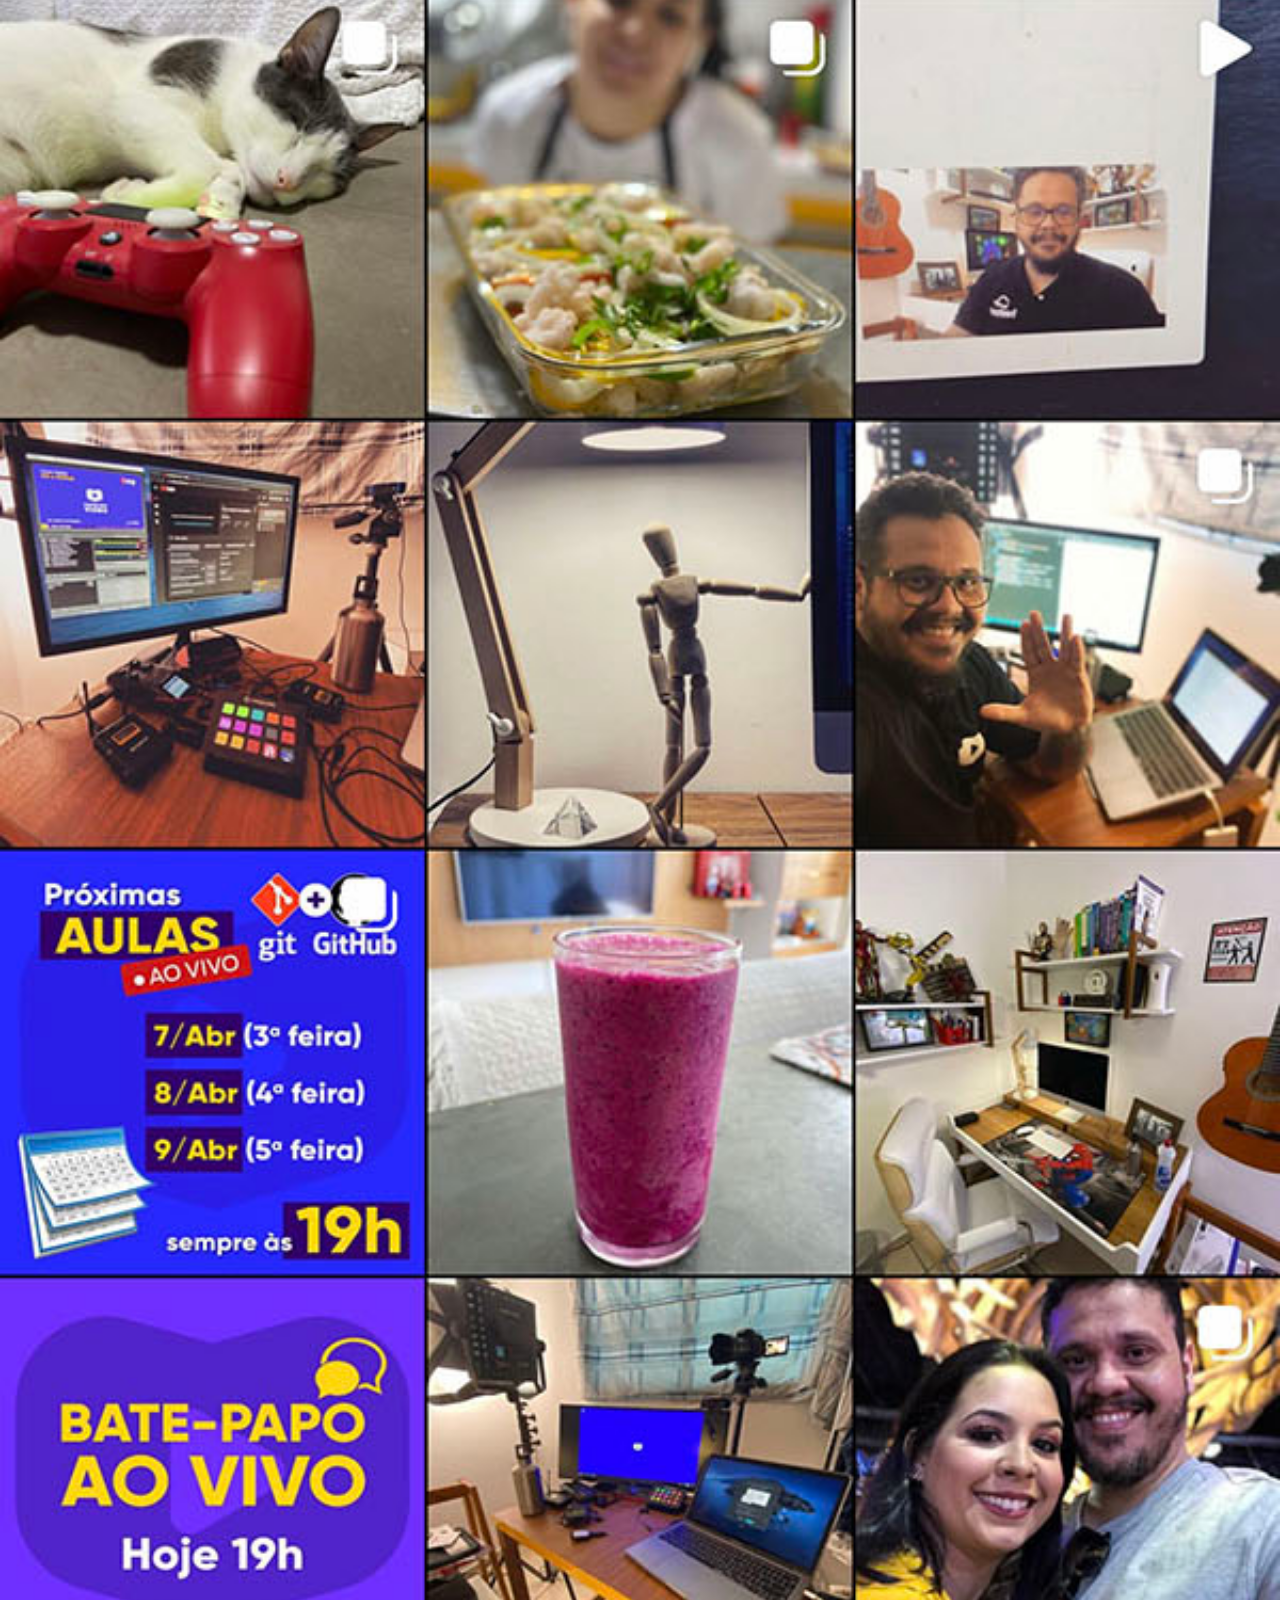
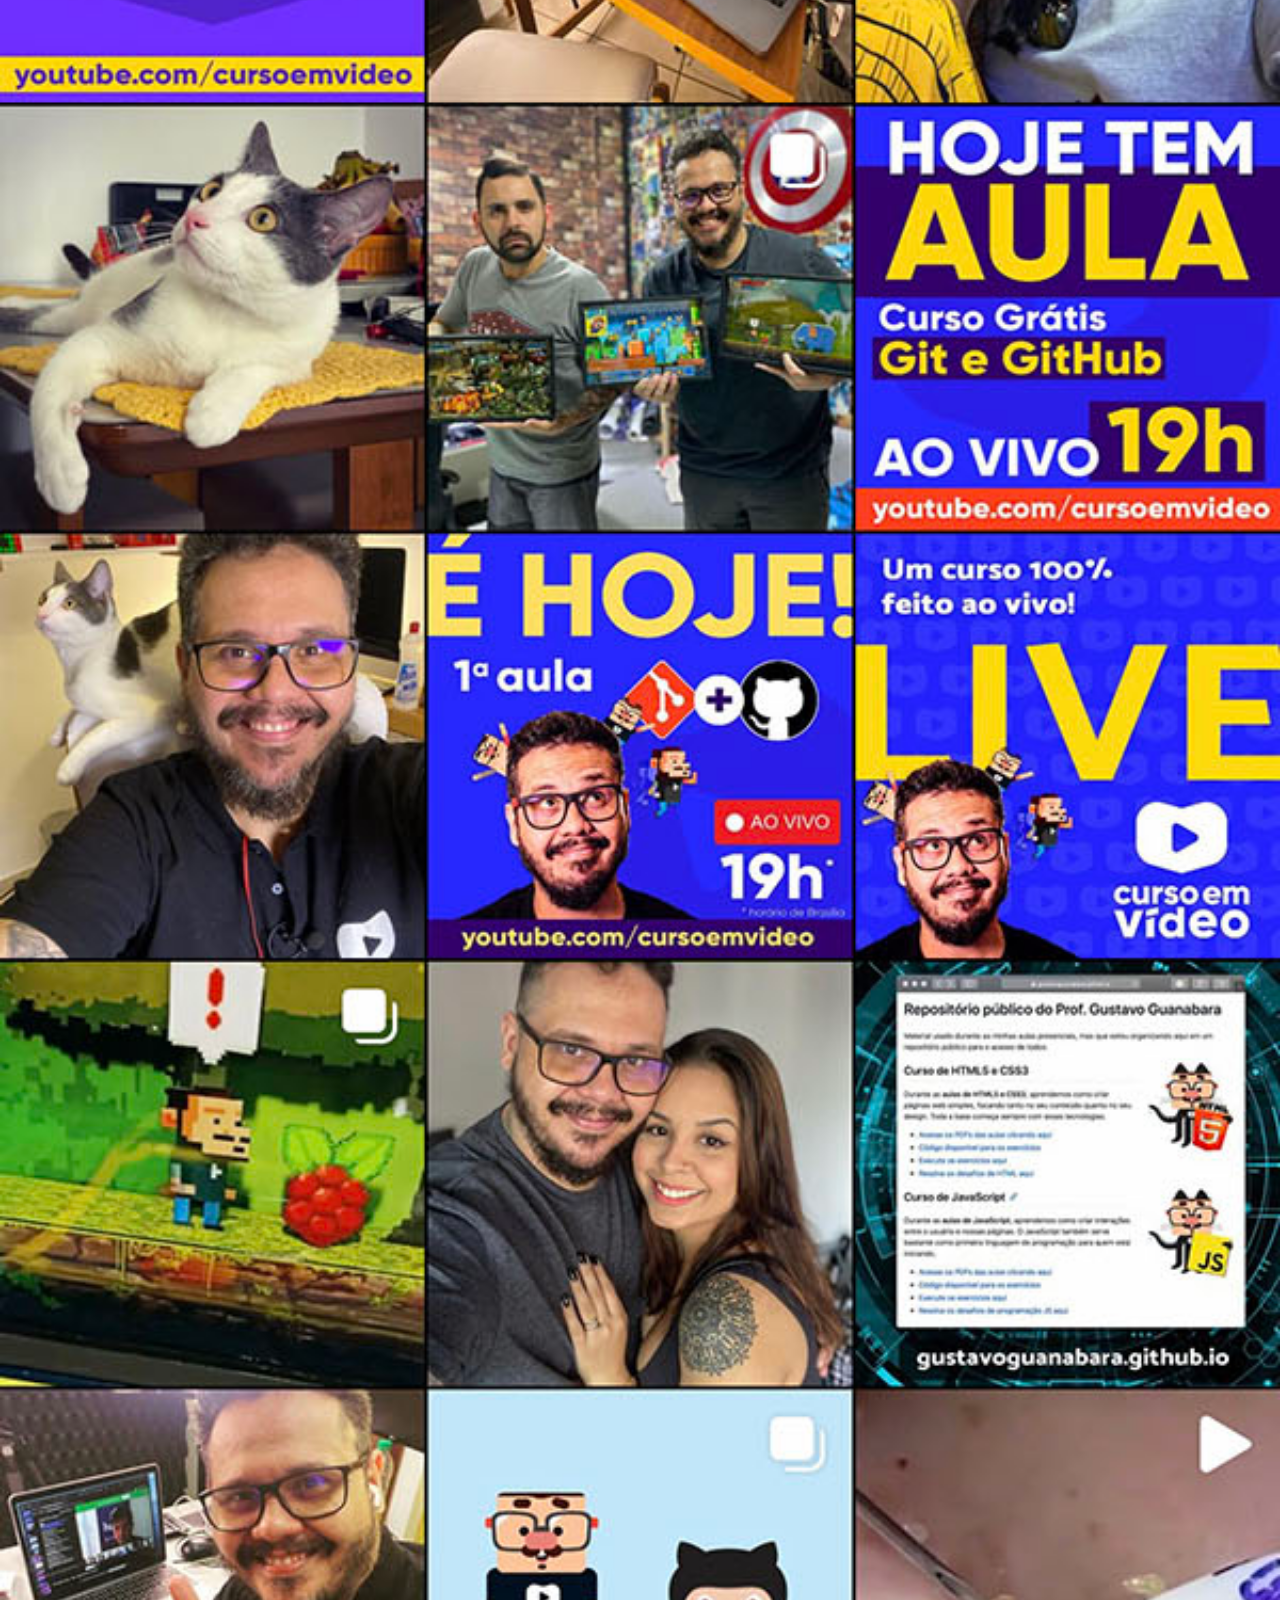
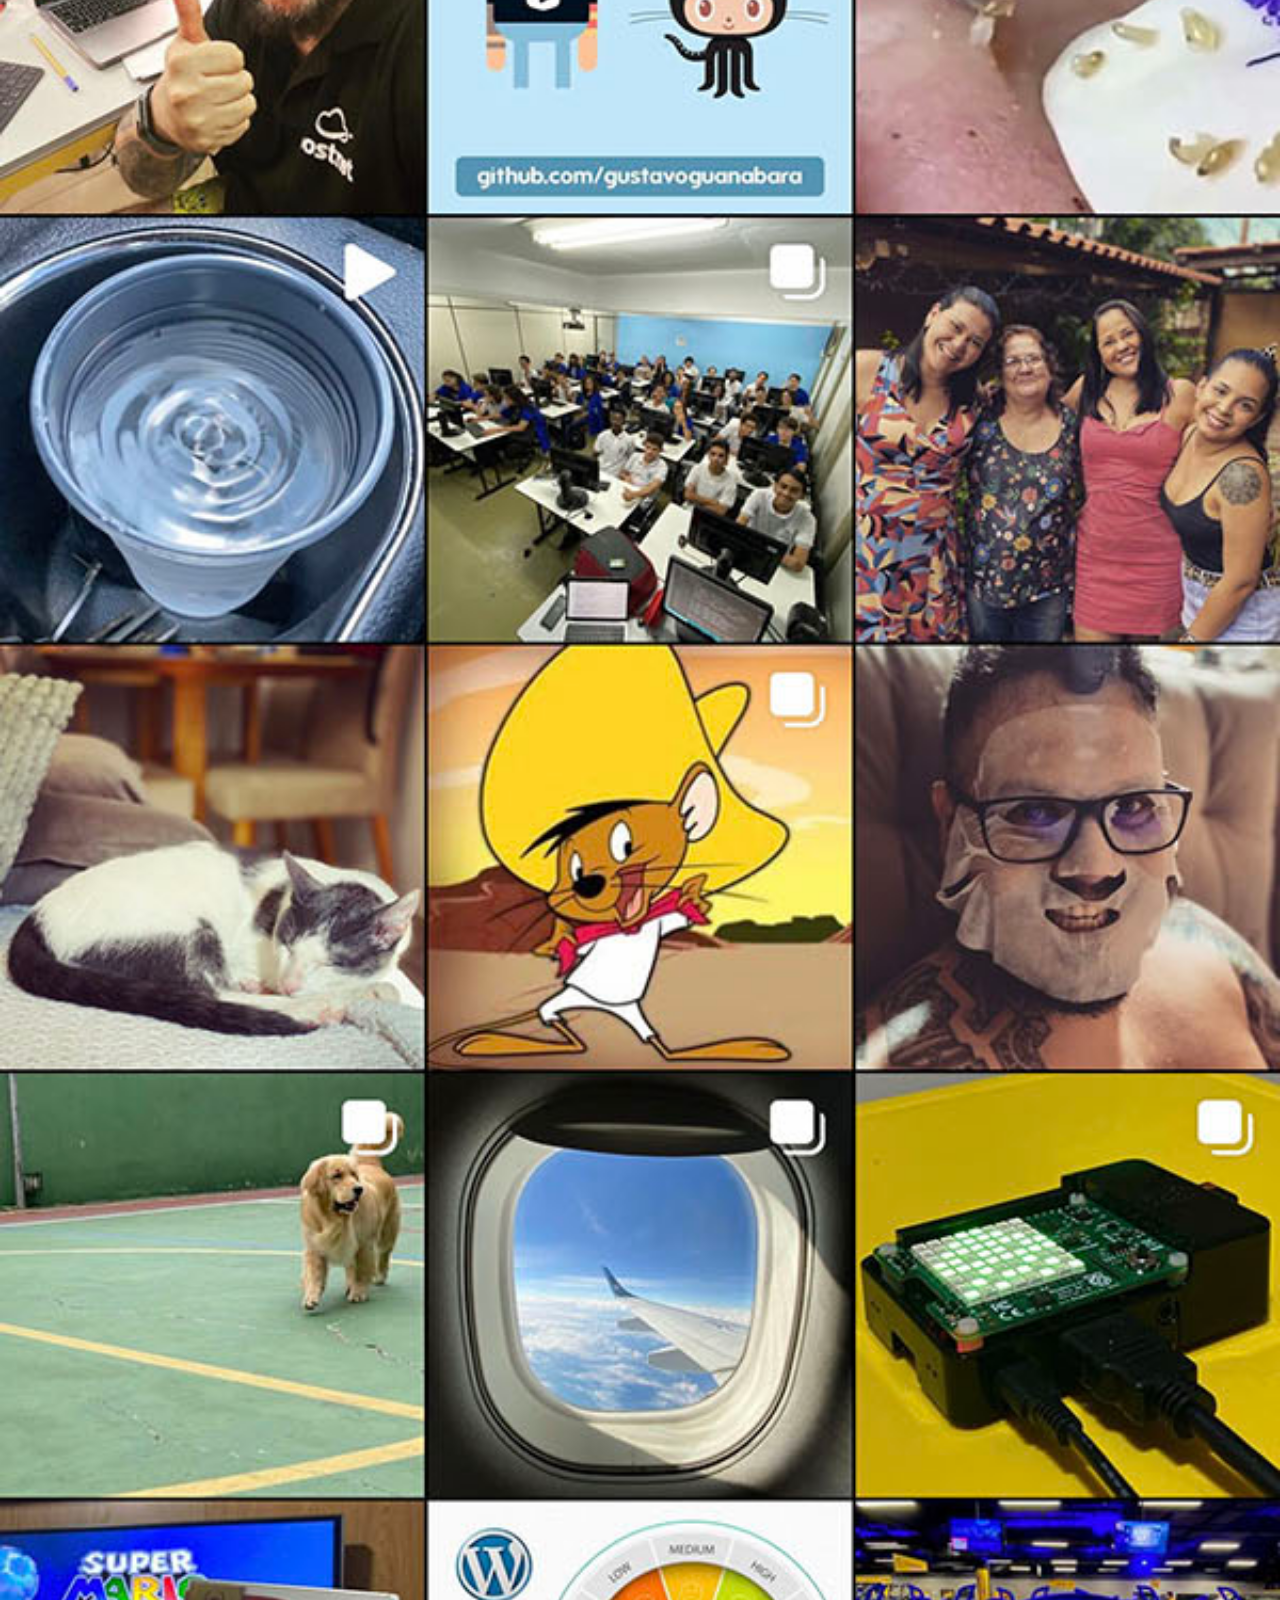
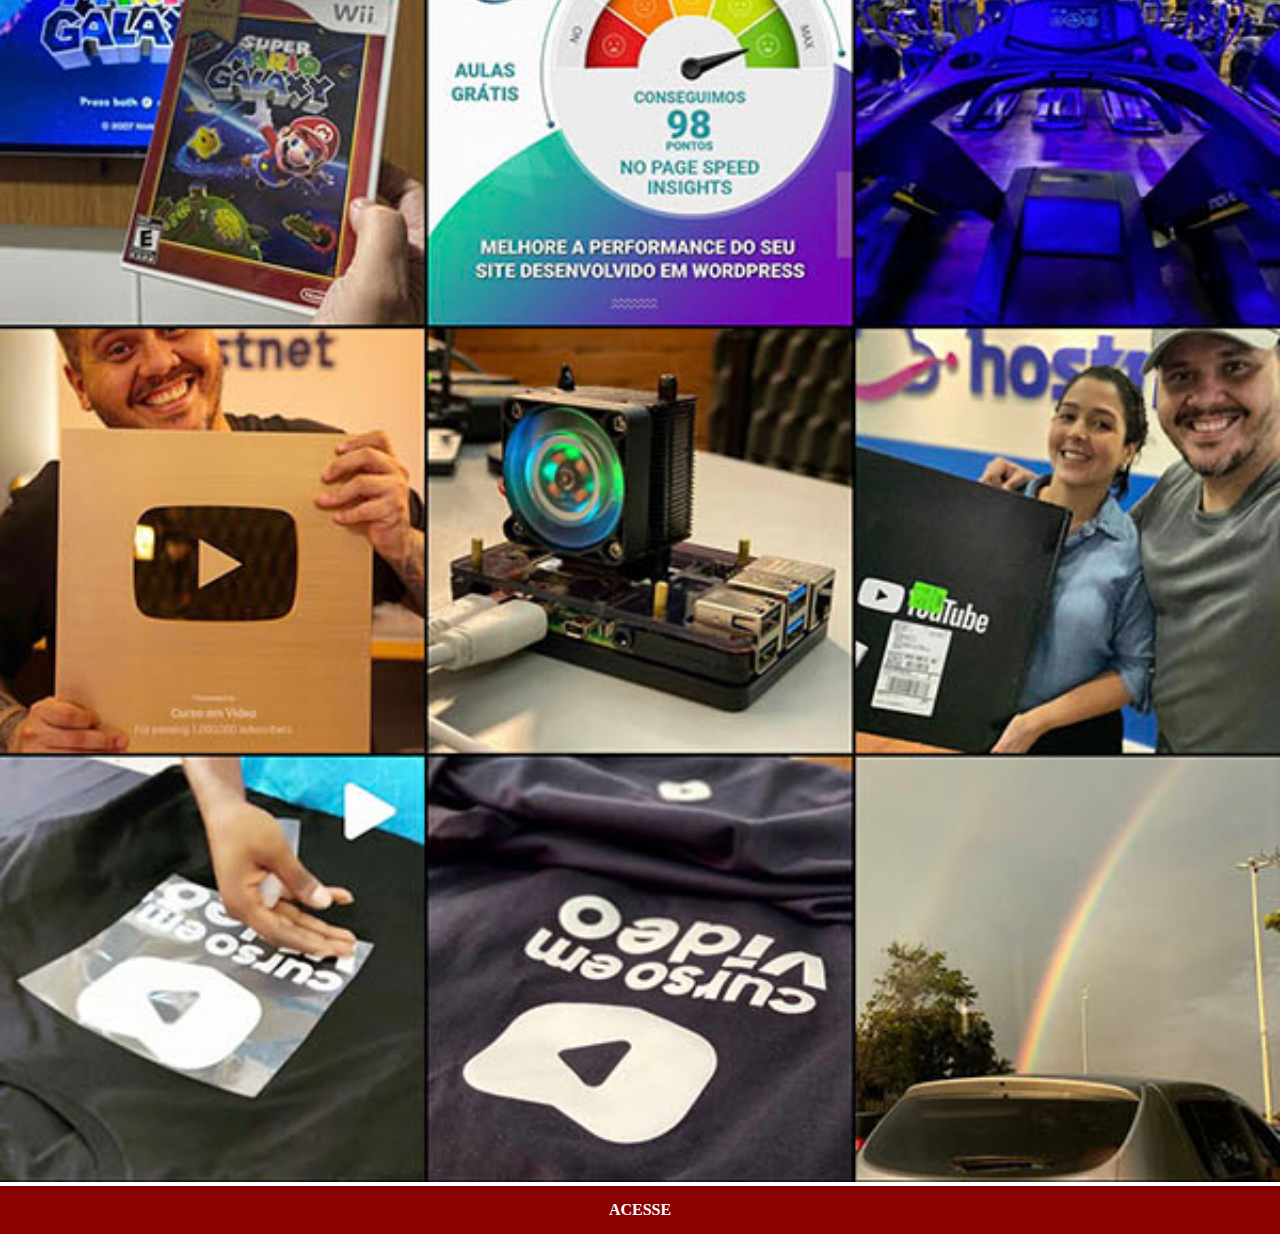
<file: instagram.html>
<!DOCTYPE html>
<html lang="pt-br">
<head>
    <meta charset="UTF-8">
    <meta name="viewport" content="width=device-width, initial-scale=1.0">
    <title>Instagram</title>
    <link rel="stylesheet" href="estilos/social.css">
</head>
<body>
    <img src="imagens/tela-instagram.jpg" alt="Instagram">
    <a href="https://www.instagram.com/gustavoguanabara/" target="_blank">ACESSE</a>
</body>
</html>
</file>
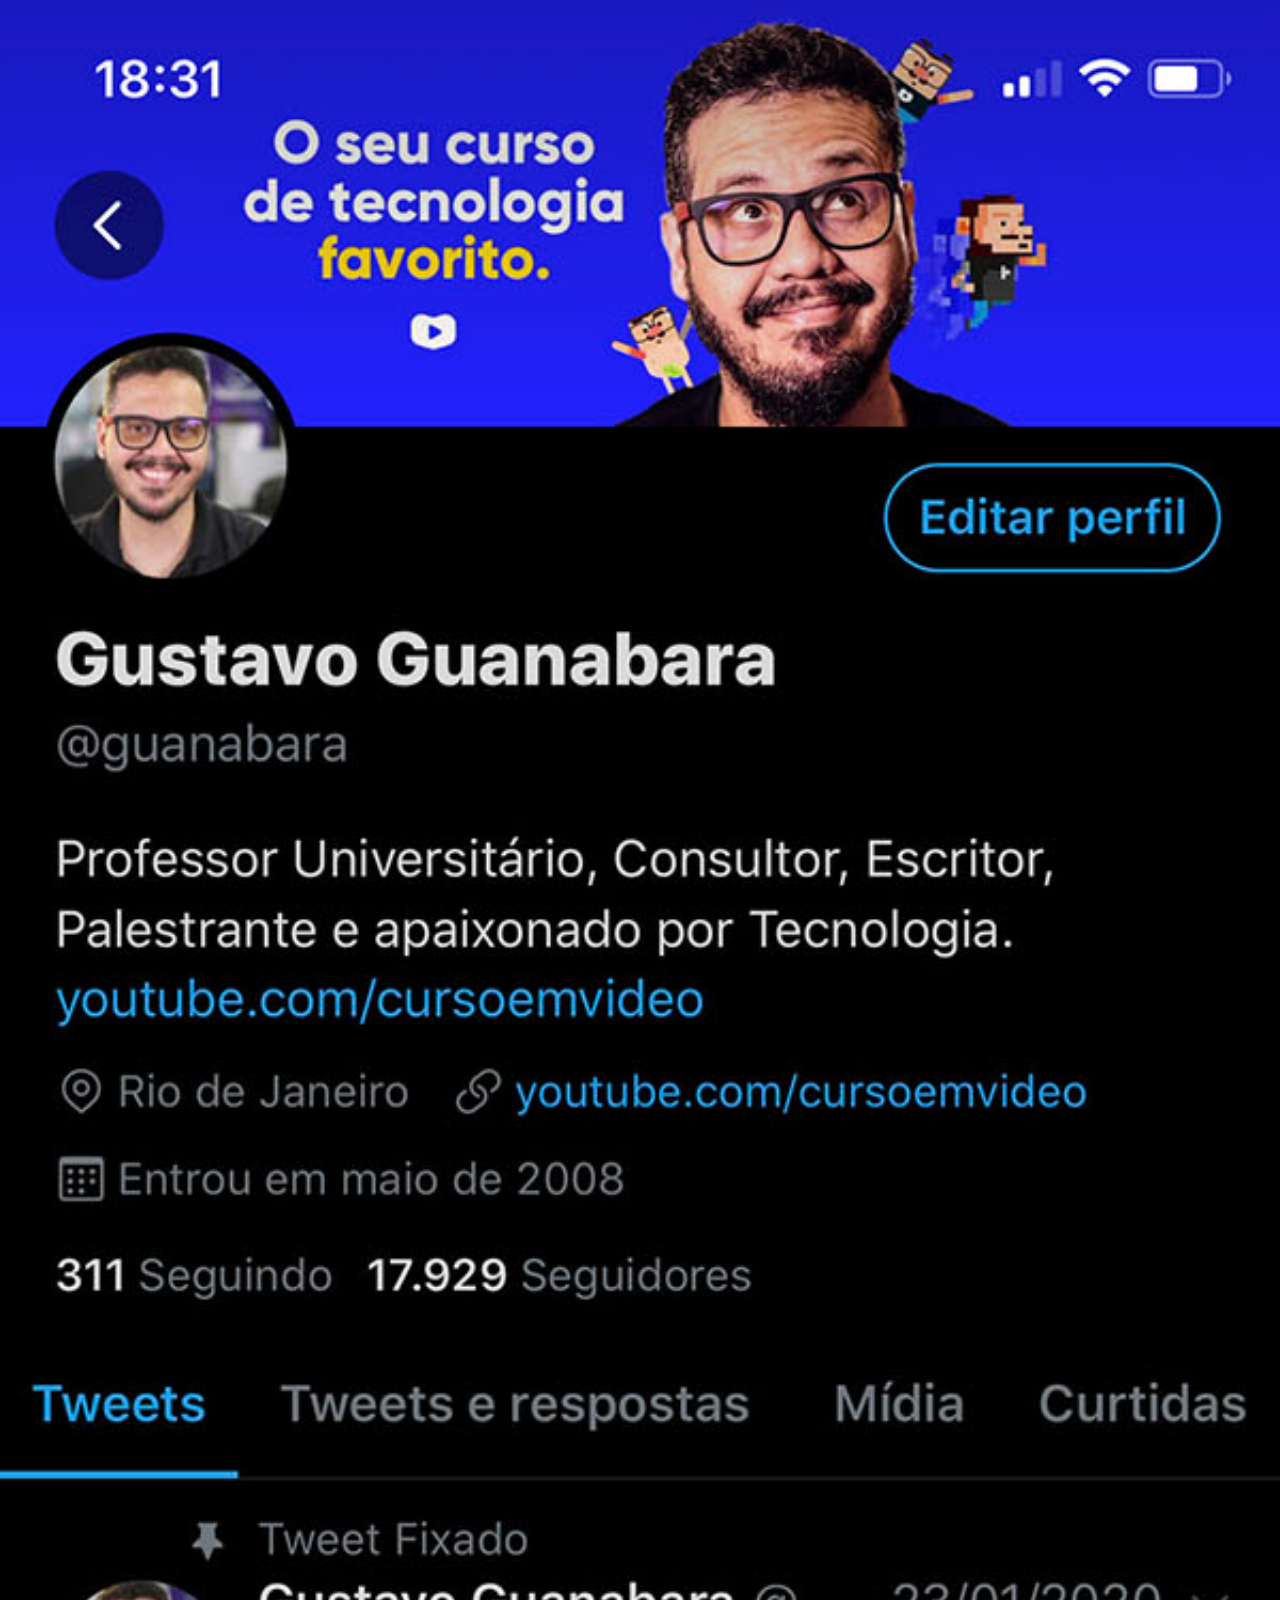
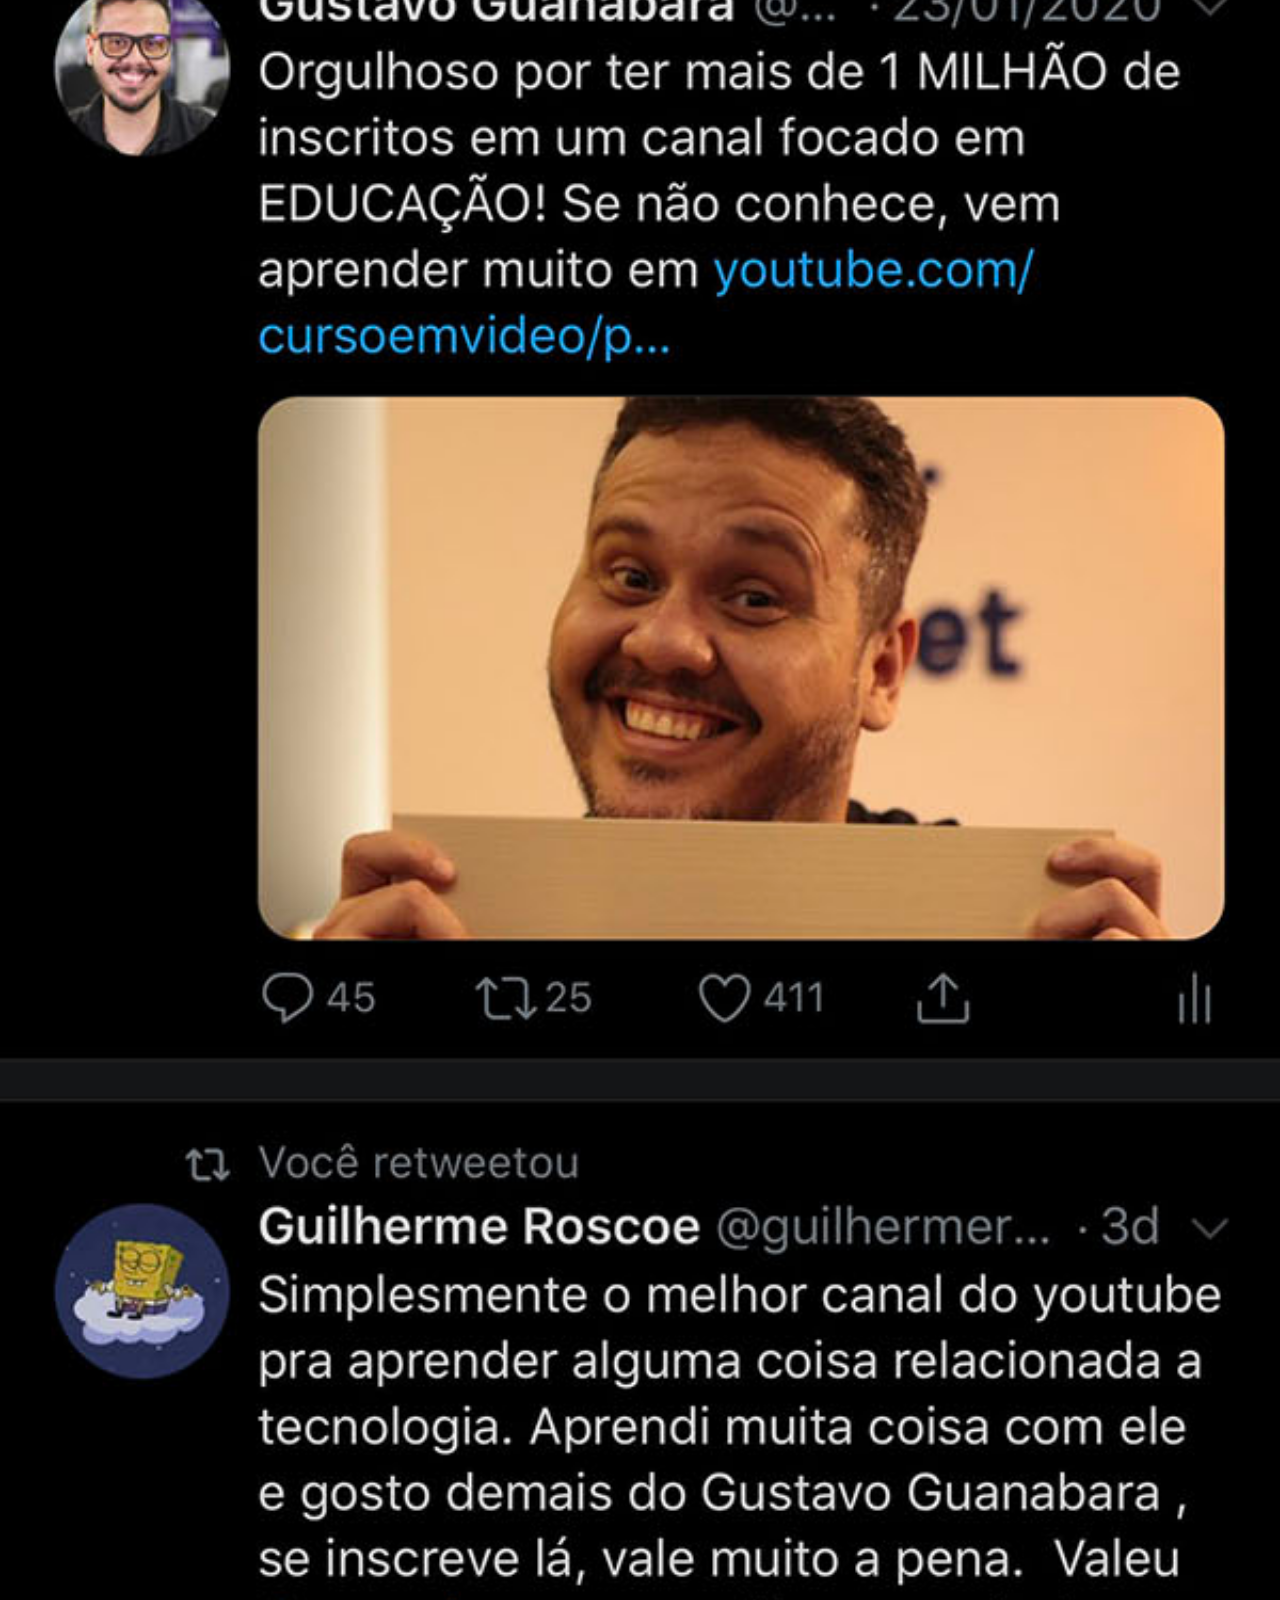
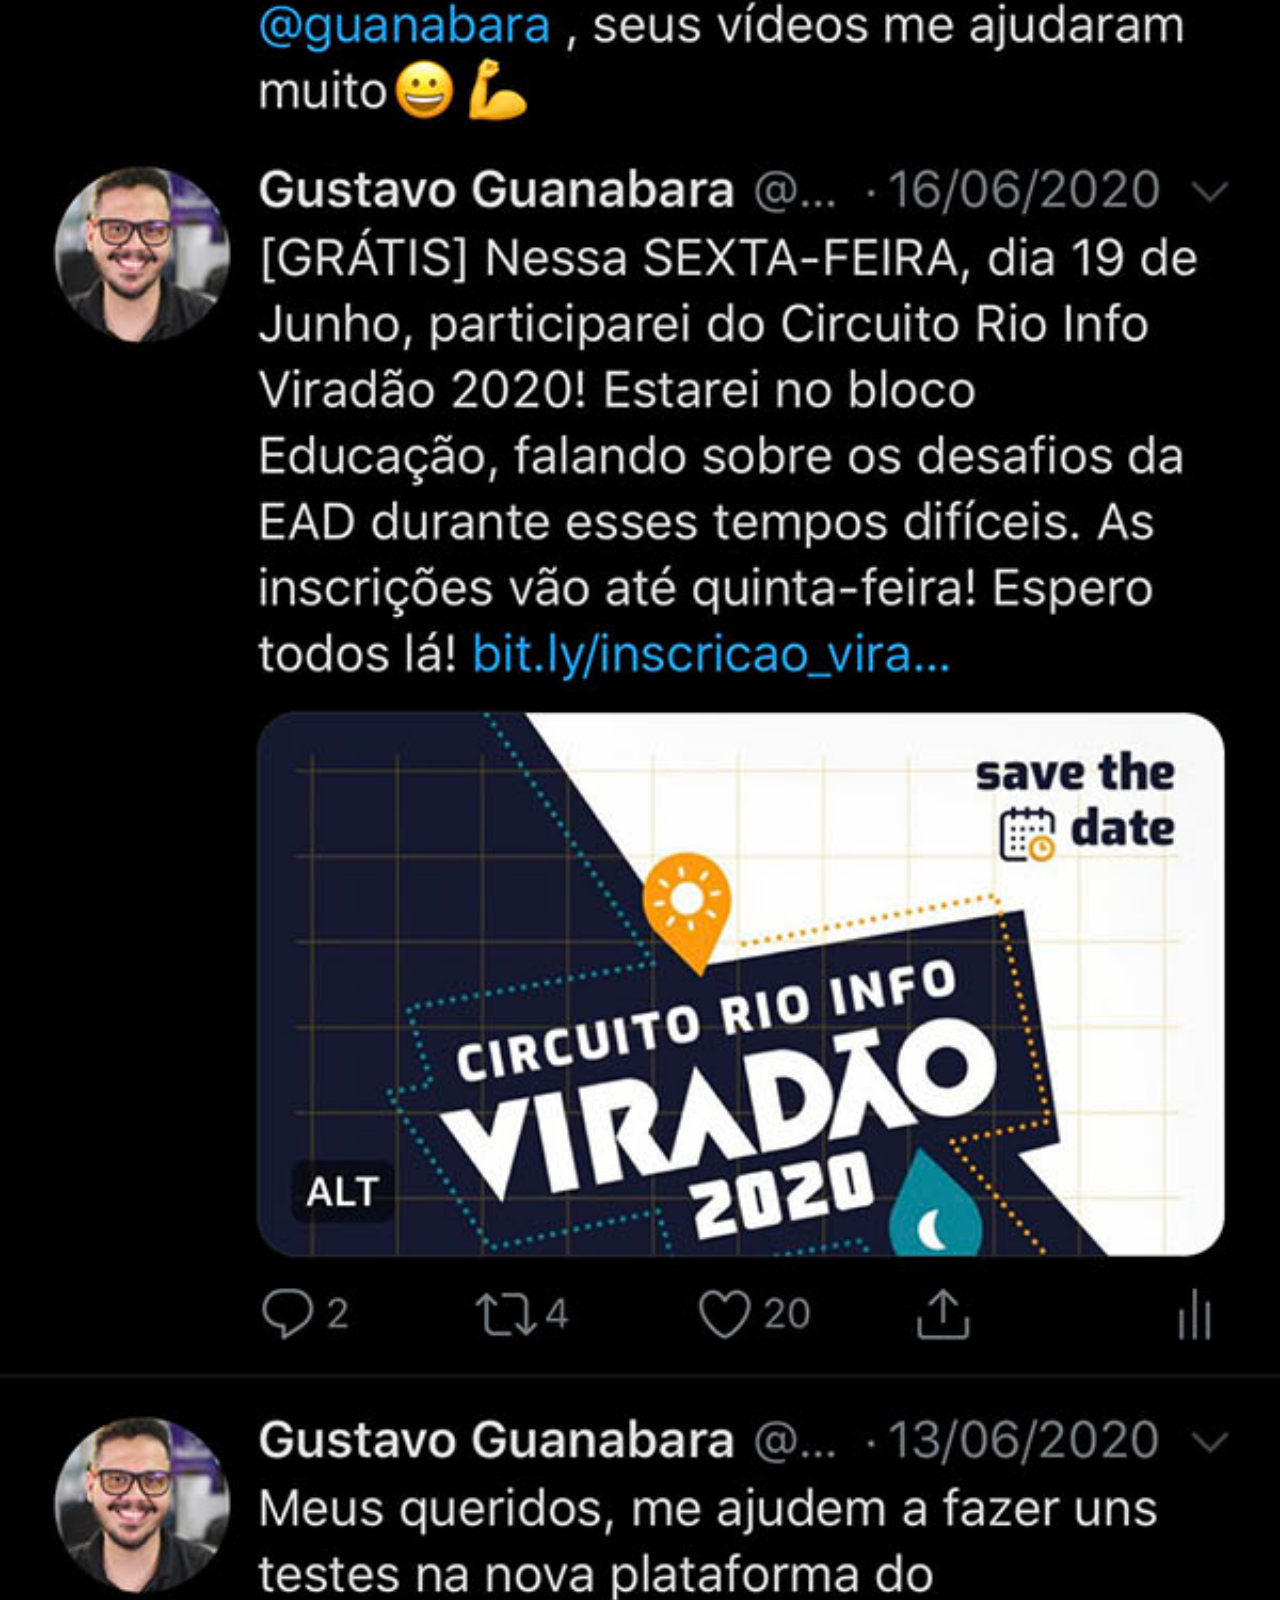
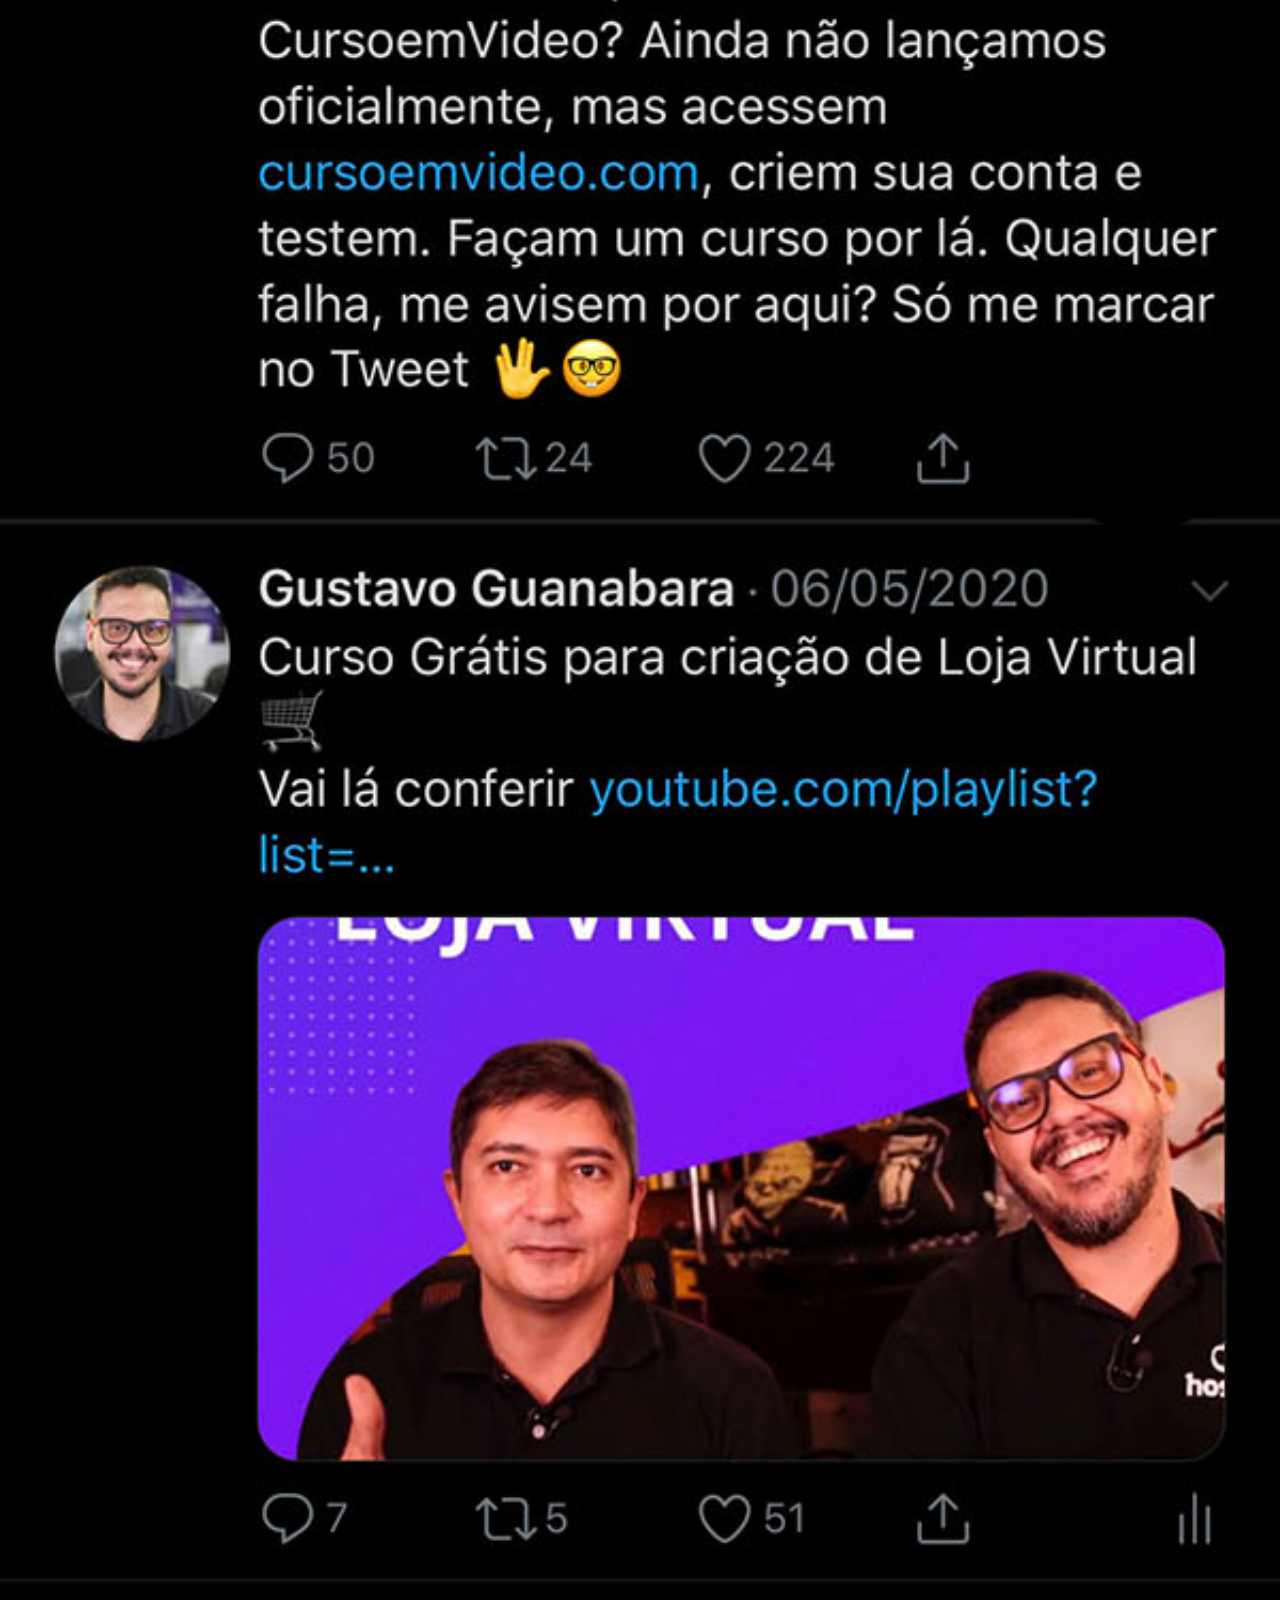
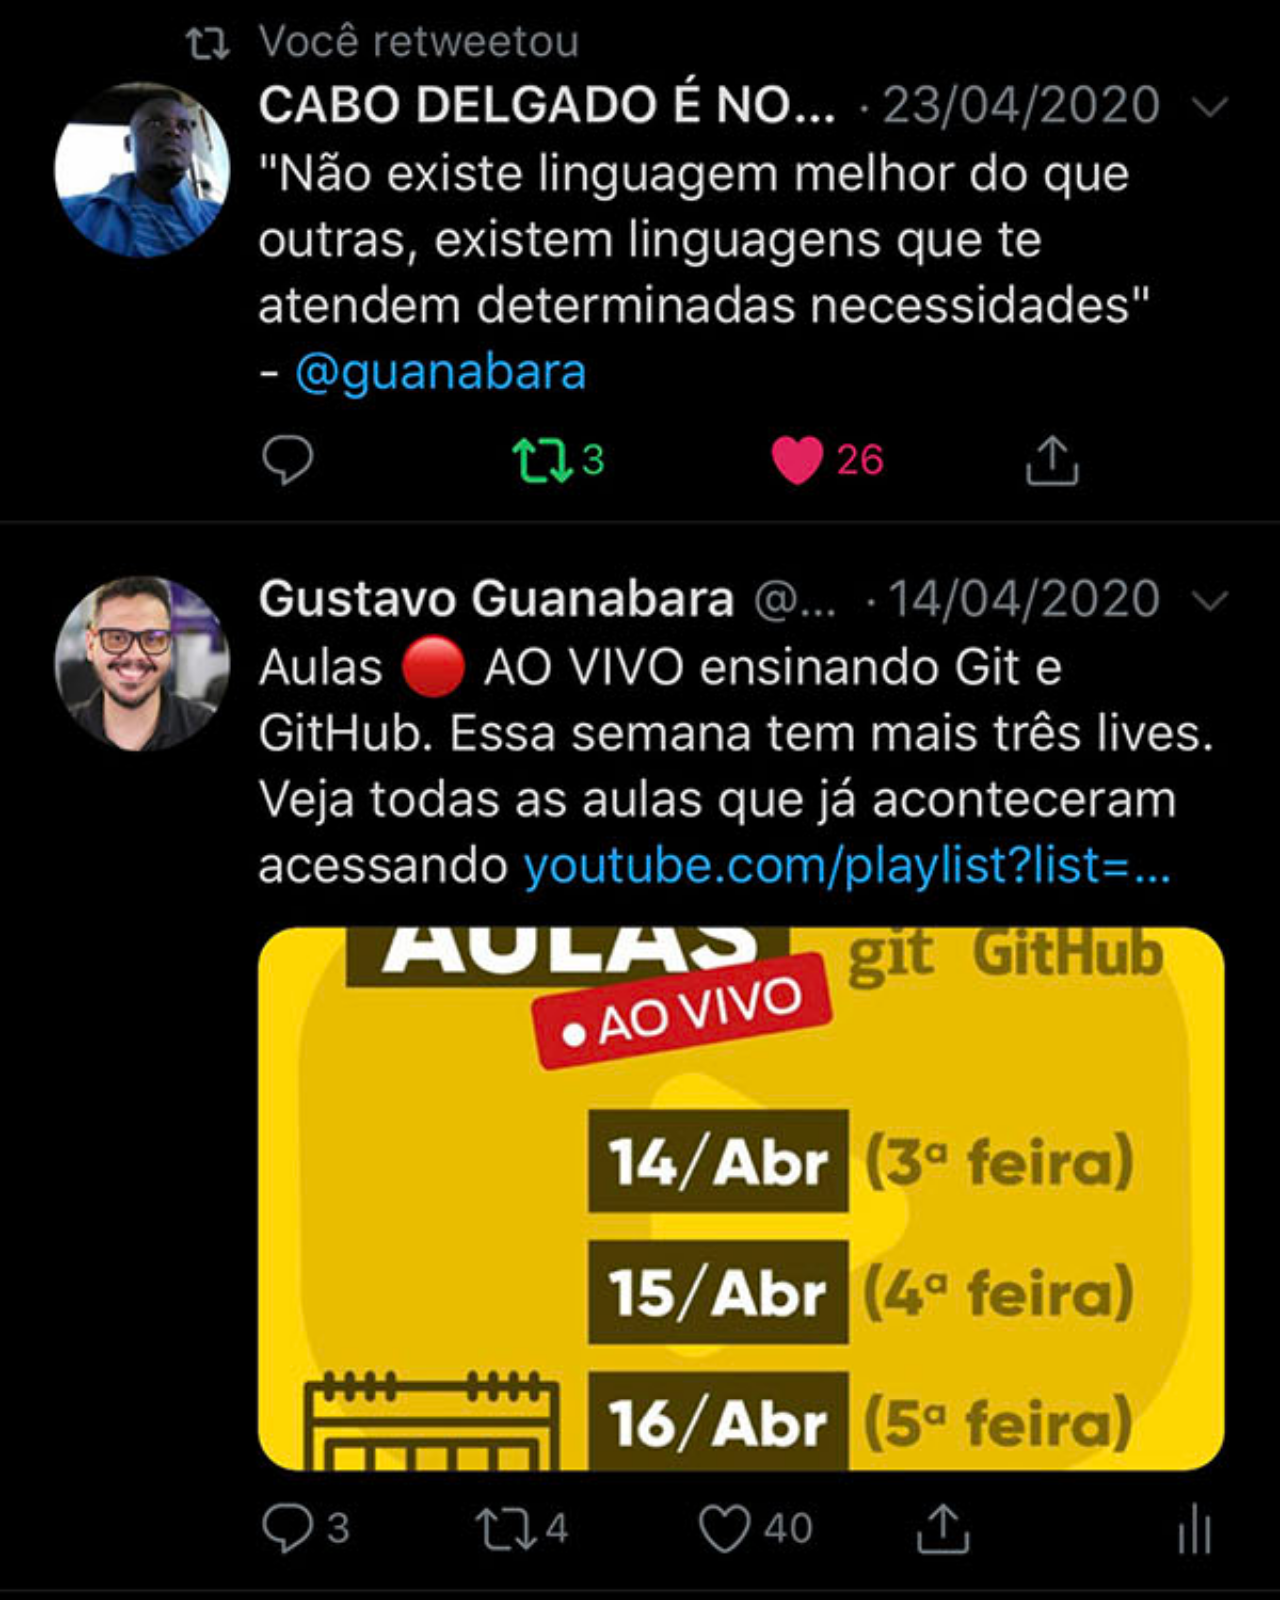
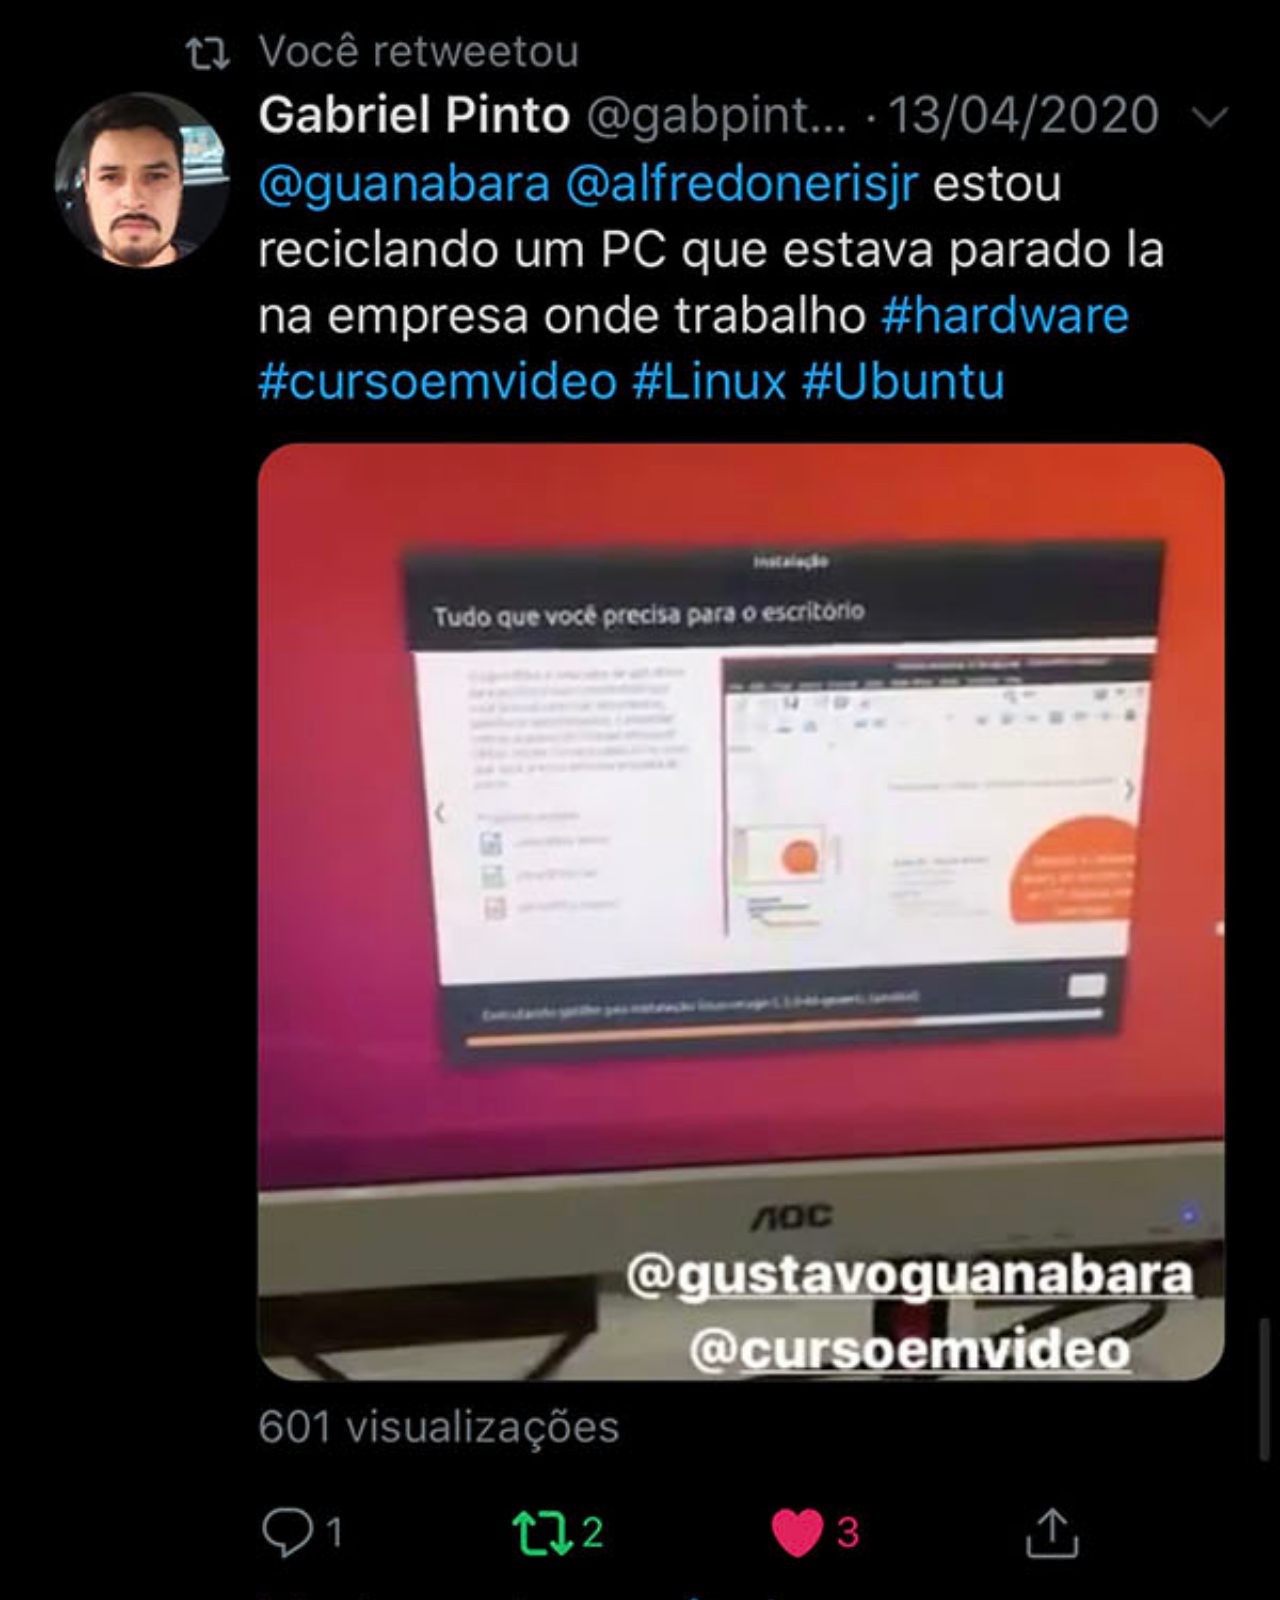
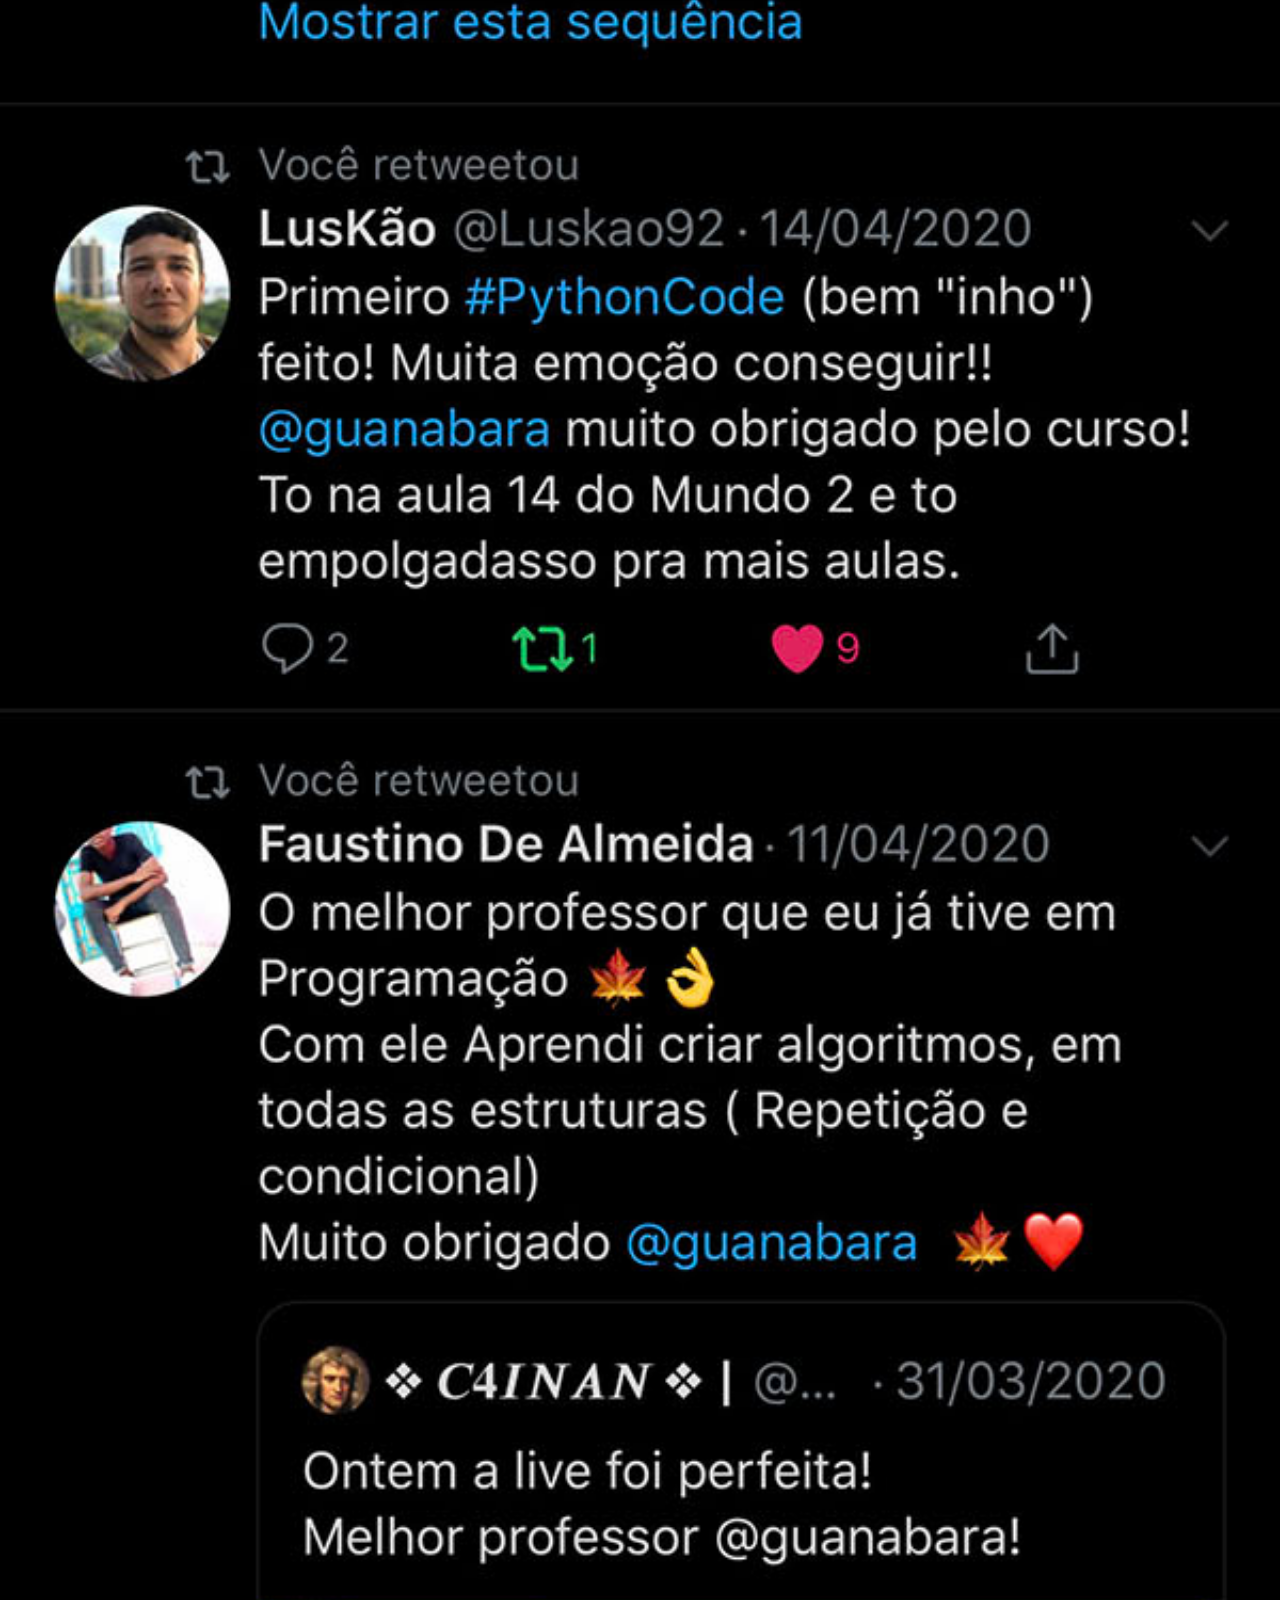
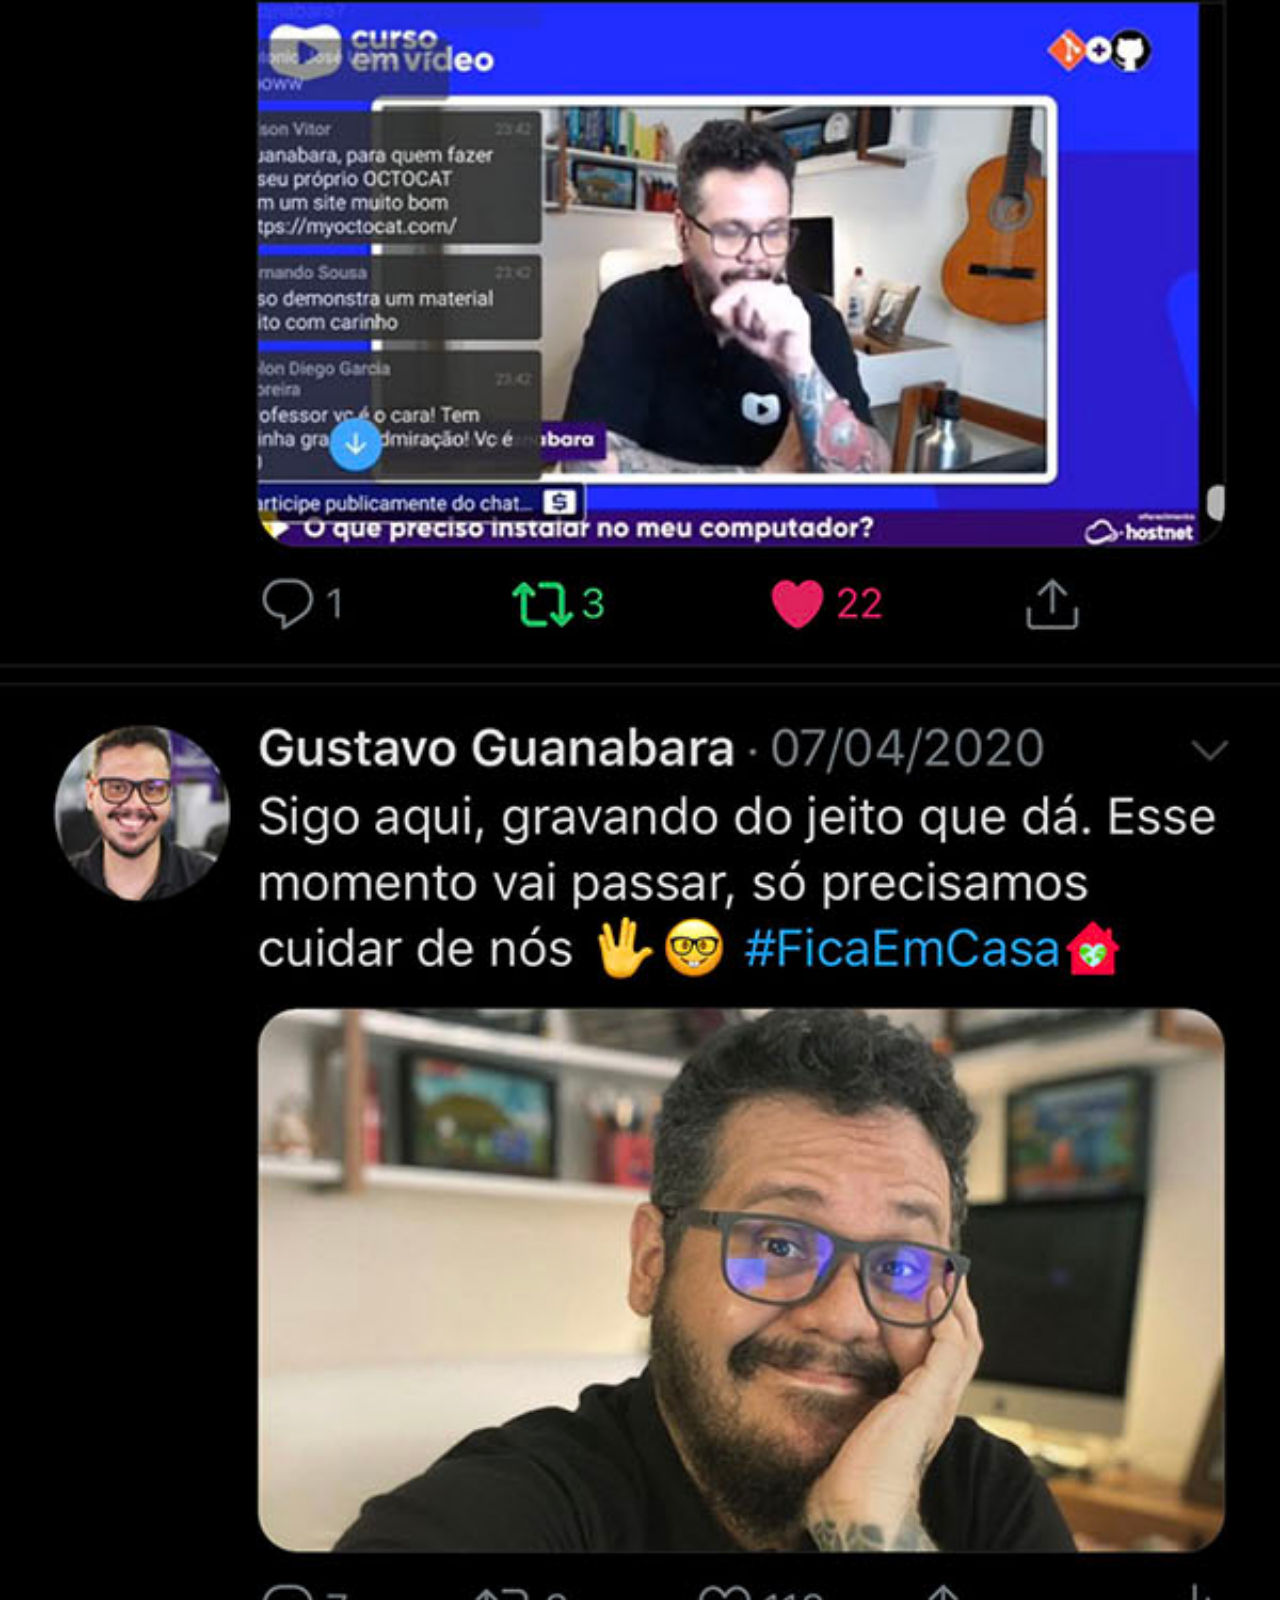
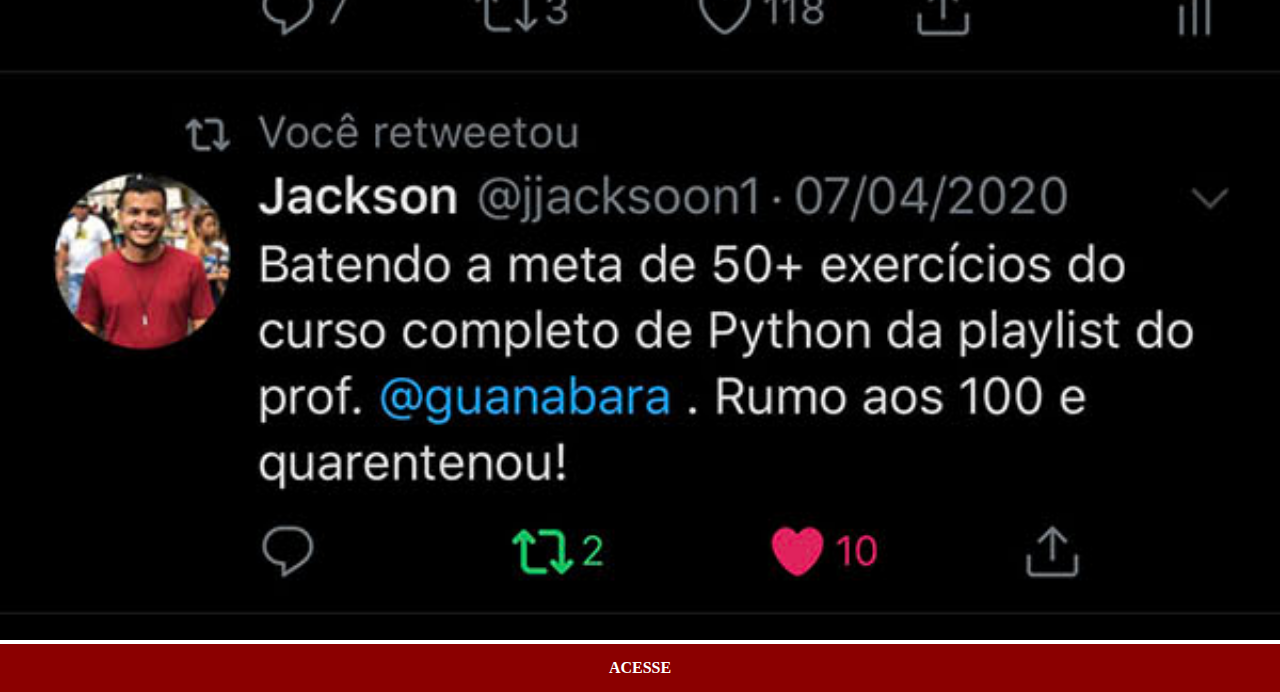
<file: Twitter.html>
<!DOCTYPE html>
<html lang="pt-br">
<head>
    <meta charset="UTF-8">
    <meta name="viewport" content="width=device-width, initial-scale=1.0">
    <title>Twitter</title>
    <link rel="stylesheet" href="estilos/social.css">
</head>
<body>
    <img src="imagens/tela-twitter.jpg" alt="">
    <a href="https://x.com/?lang=pt" target="_blank">ACESSE</a>
</body>
</html>
</file>
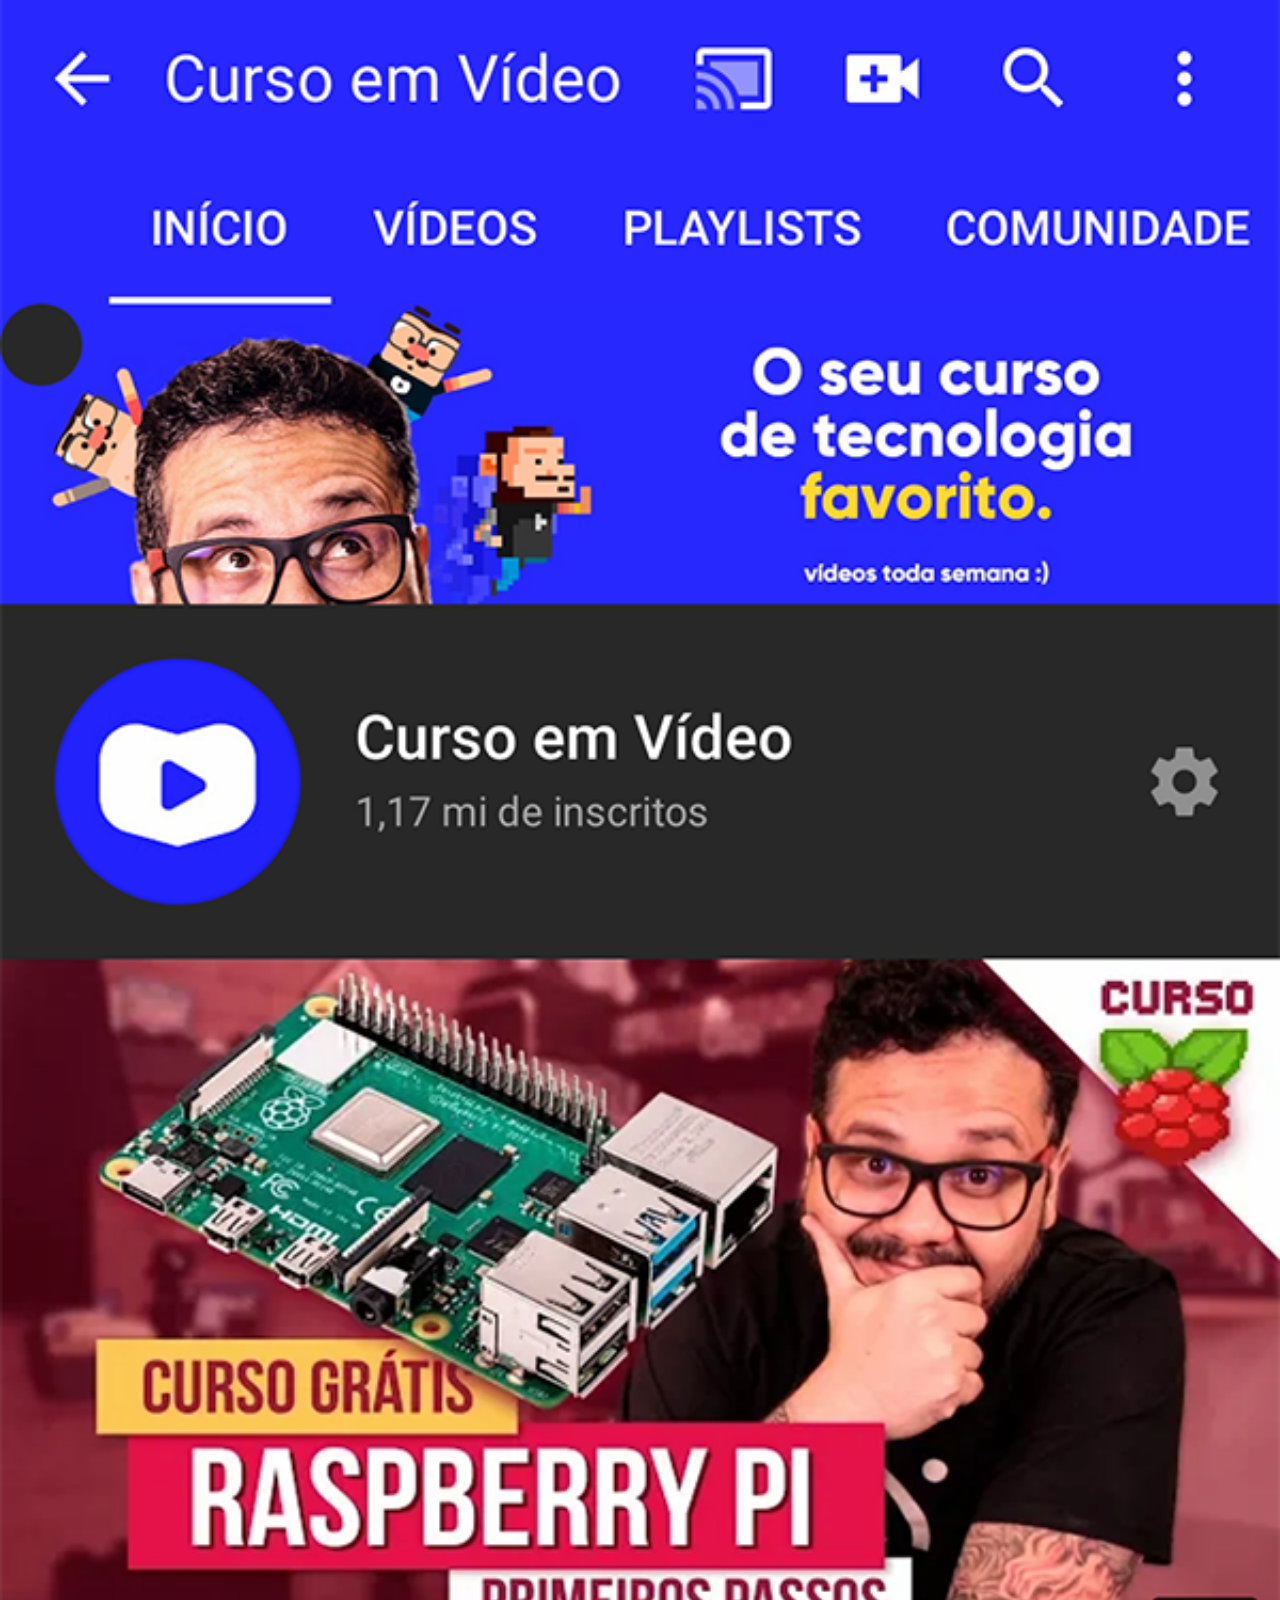
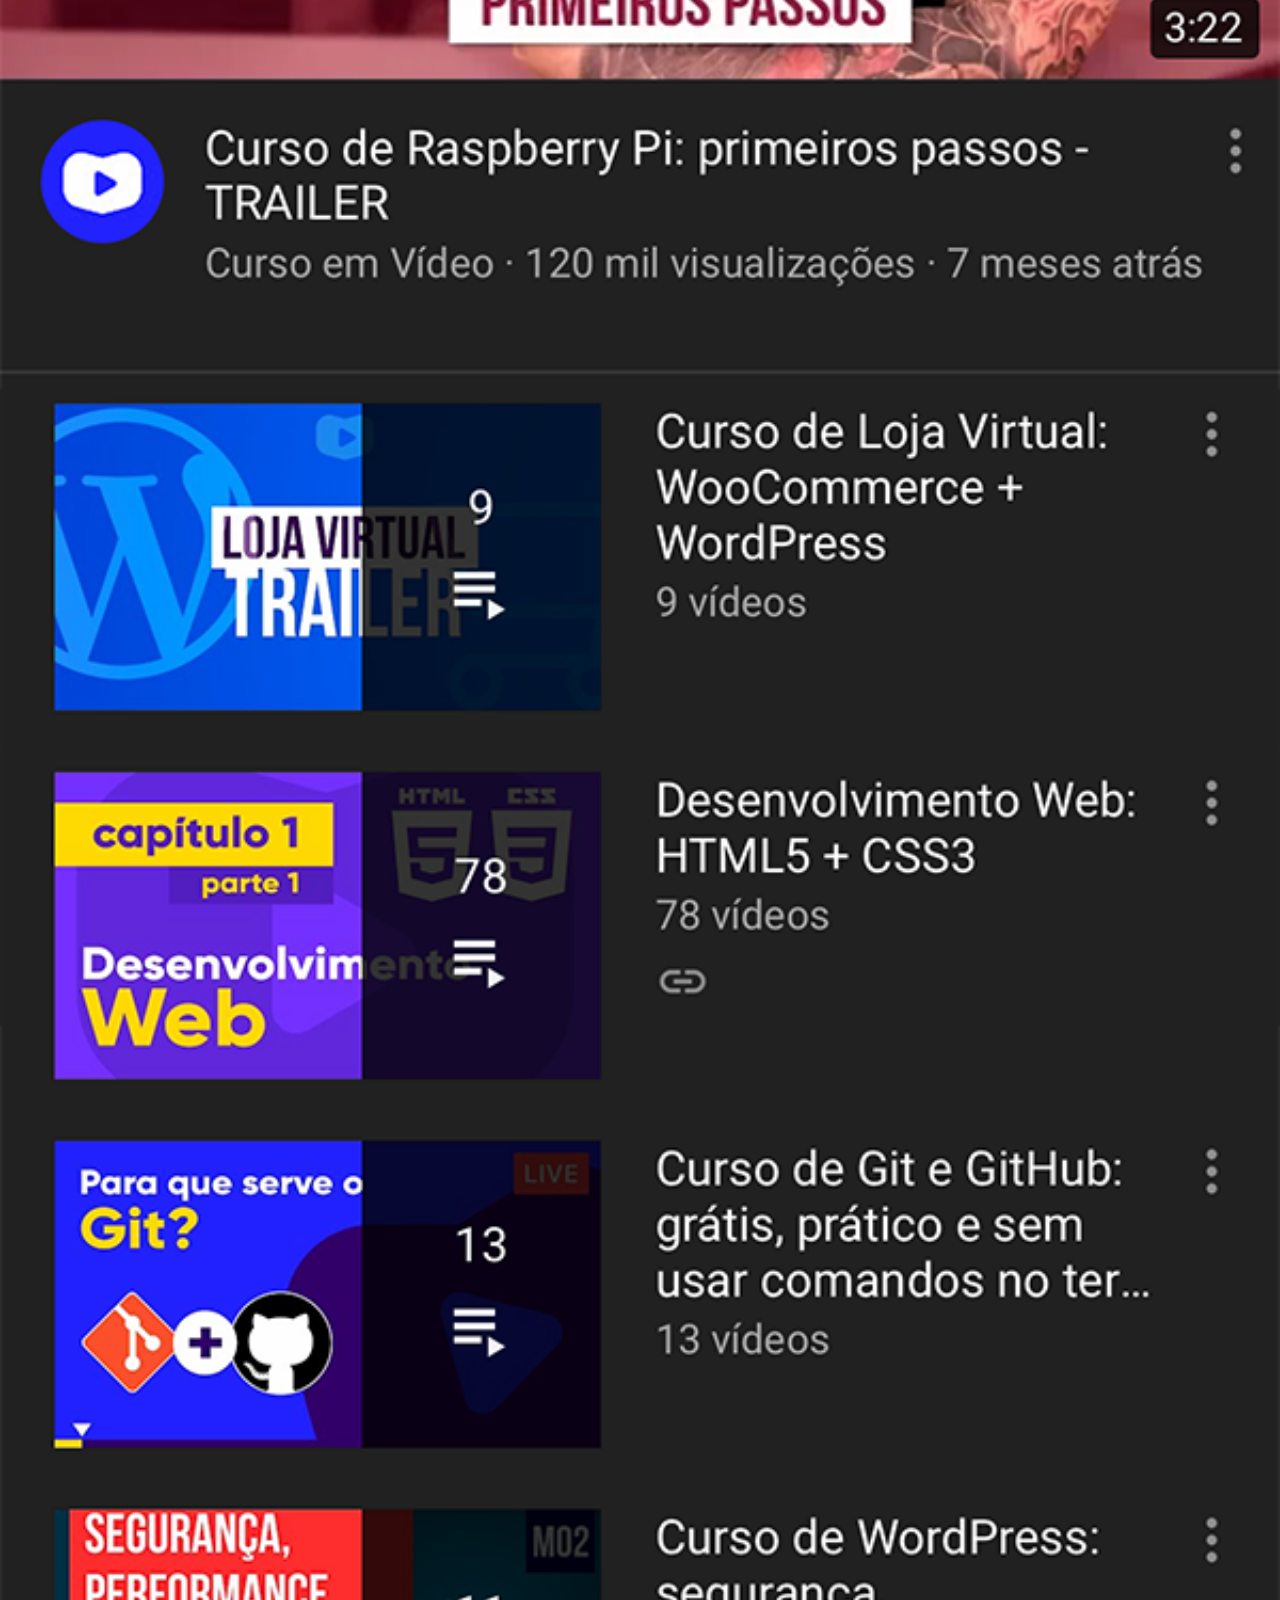
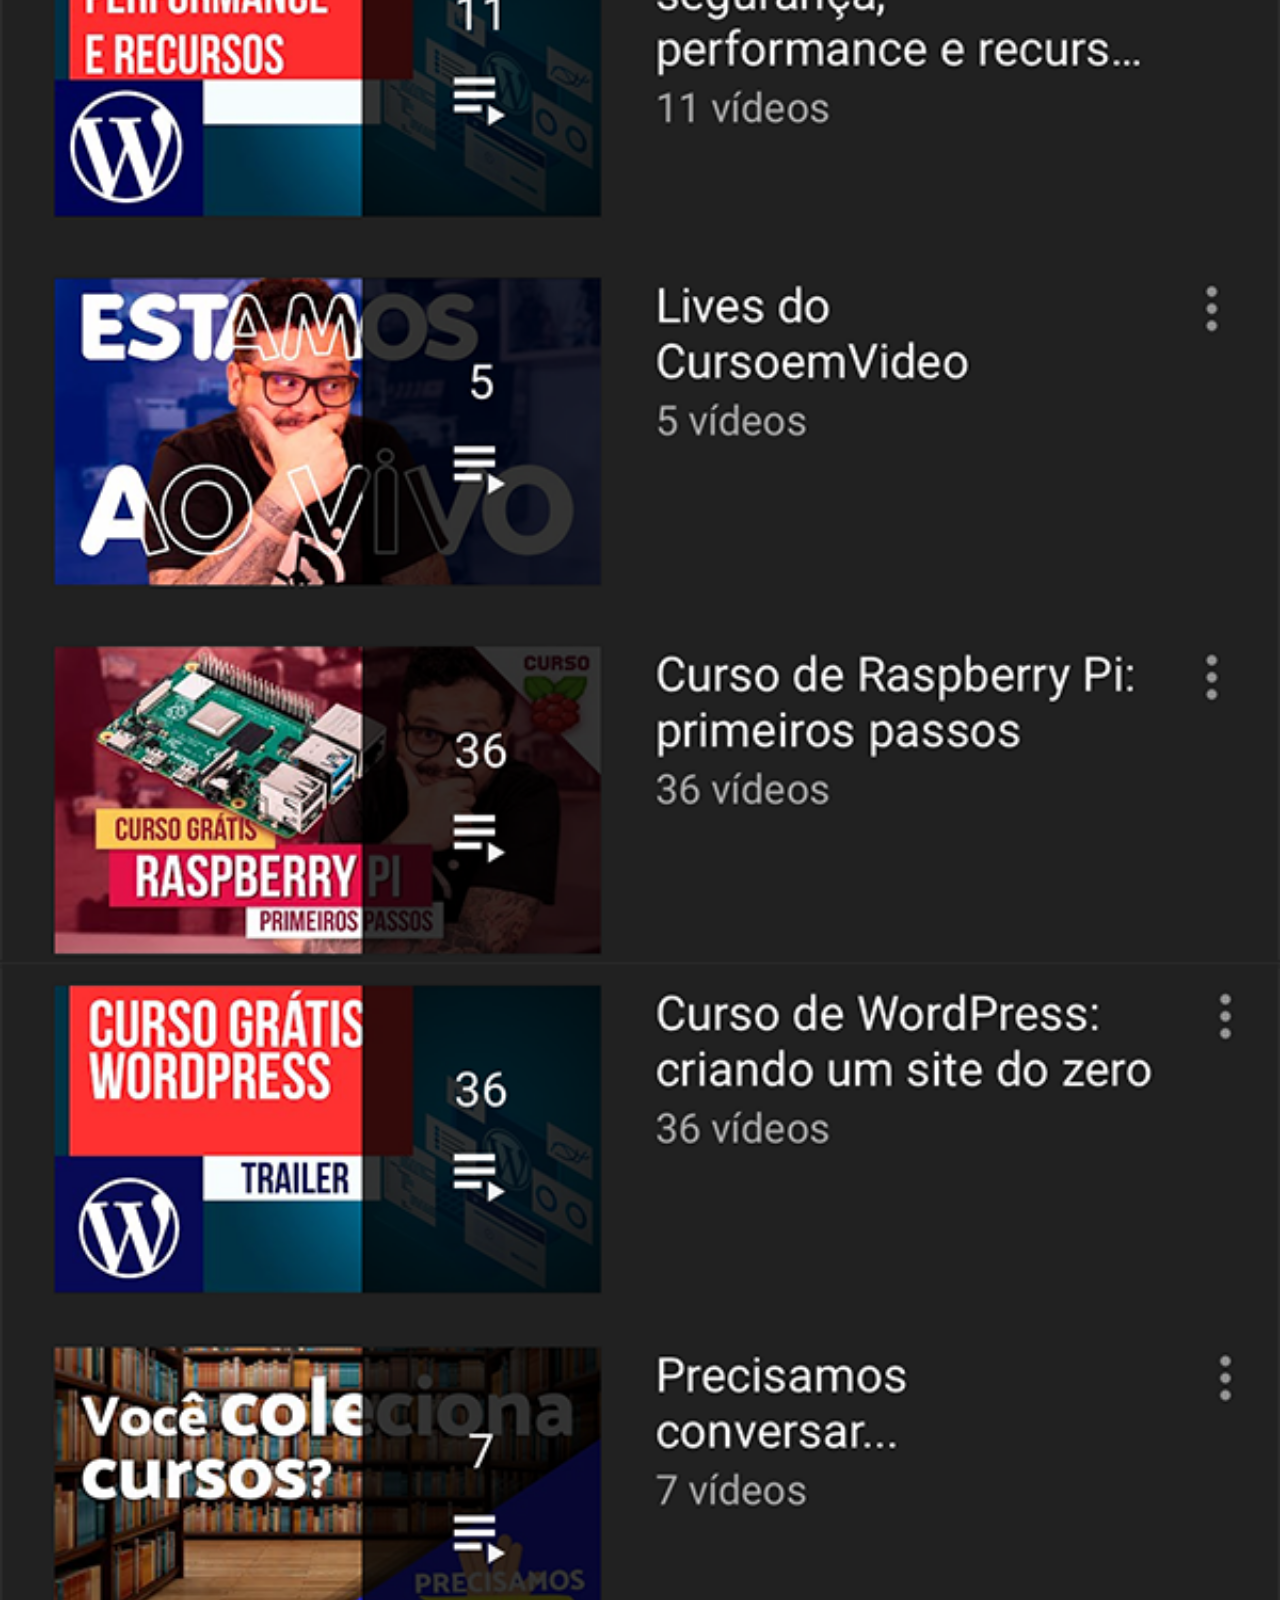
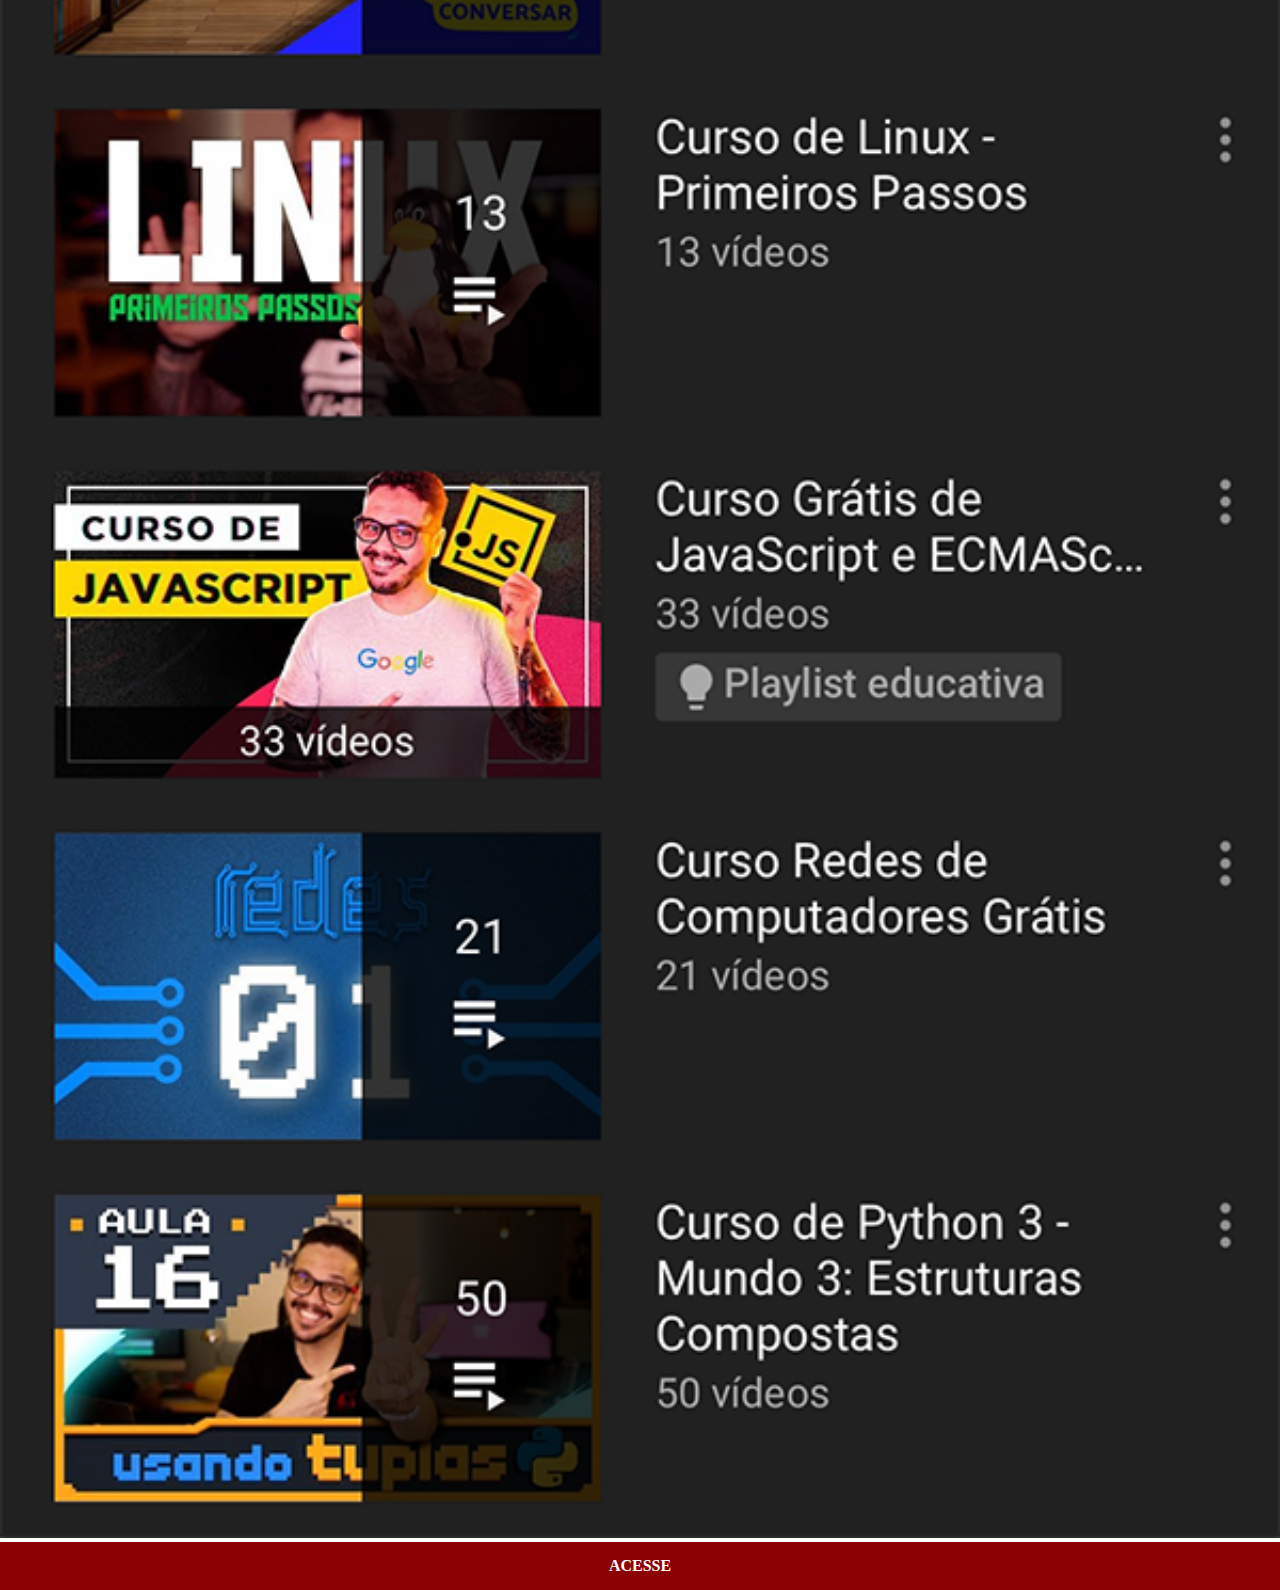
<file: youtube.html>
<!DOCTYPE html>
<html lang="pt-br">
<head>
    <meta charset="UTF-8">
    <meta name="viewport" content="width=device-width, initial-scale=1.0">
    <title>Youtube</title>
    <link rel="stylesheet" href="estilos/social.css">
</head>
<body>
    <img src="imagens/tela-youtube.png" alt="YouTube">
    <a href="https://www.youtube.com/@cursoemvideo/playlists" target="_blank">ACESSE</a>
</body>
</html>
</file>
<file: estilos/estilos.css>
@charset "UTF-8";

* {
    margin: 0px;
    padding: 0px;
    font-family: Arial, Helvetica, sans-serif;
}

html, body {
    height: 100vh;
    width: 100vw;
    background-color: black;
}

body {
    background: url(../imagens/fundo-madeira.jpg) no-repeat top center;
    background-size: cover;
    background-attachment: fixed; 
}

main {
    height: 100vh;
    position: relative;
}

section#telefone {
    position: absolute;
    top: 50%;
    left: 50%;
    transform: translate(-50%, -50%);
    height: 627px;
    width: 311px;
    background: url(../imagens/frame-iphone.png) no-repeat;
}

iframe#tela {
    position: relative;
    top: 80px;
    left: 22px;
    width: 267px;
    height: 471px;
}

section#redes {
    text-align: right;
}

section#redes img {
    width: 50px;
    margin: 5px;
    border-radius: 50%;
    box-shadow: 2px 2px 5px rgba(0, 0, 0, 0.400);
    box-sizing: border-box;
}

section#redes img:hover {
    border: 2px solid rgba(255, 255, 255, 0.6);
    transform: translate(-2px, -2px);
    box-shadow: 5px 5px 10px black;
    transition: transform 0.5s;
}
</file>
<file: estilos/social.css>
@charset "UTF-8";

* {
    margin: 0px;
    padding: 0px;
    }

::-webkit-scrollbar {
    width: 0px;
    height: 0px;
    }
        
img {
    width: 100vw;
    }

a {
    color: white;
    display: block;
    background-color: darkred;
    padding: 15px;
    text-align: center;
    font-weight: bolder;
    text-decoration: none;
    }
</file>
